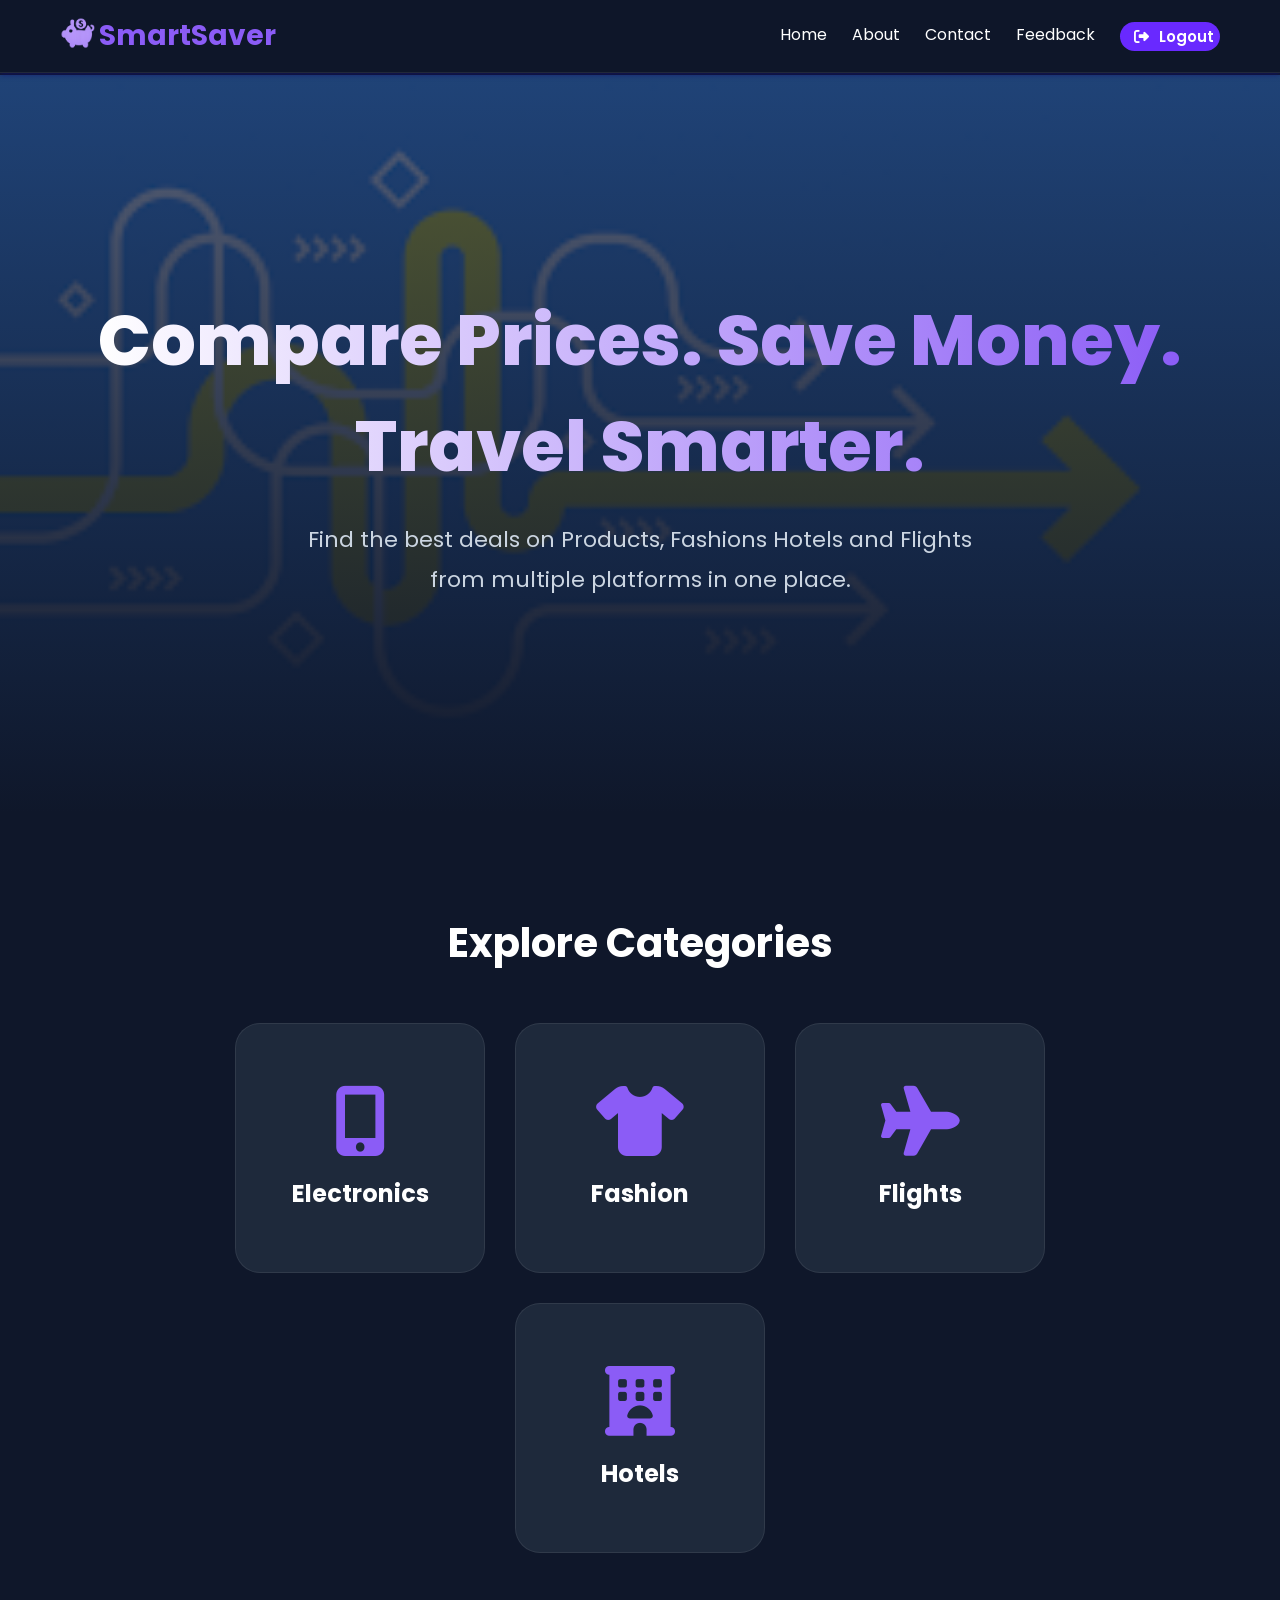
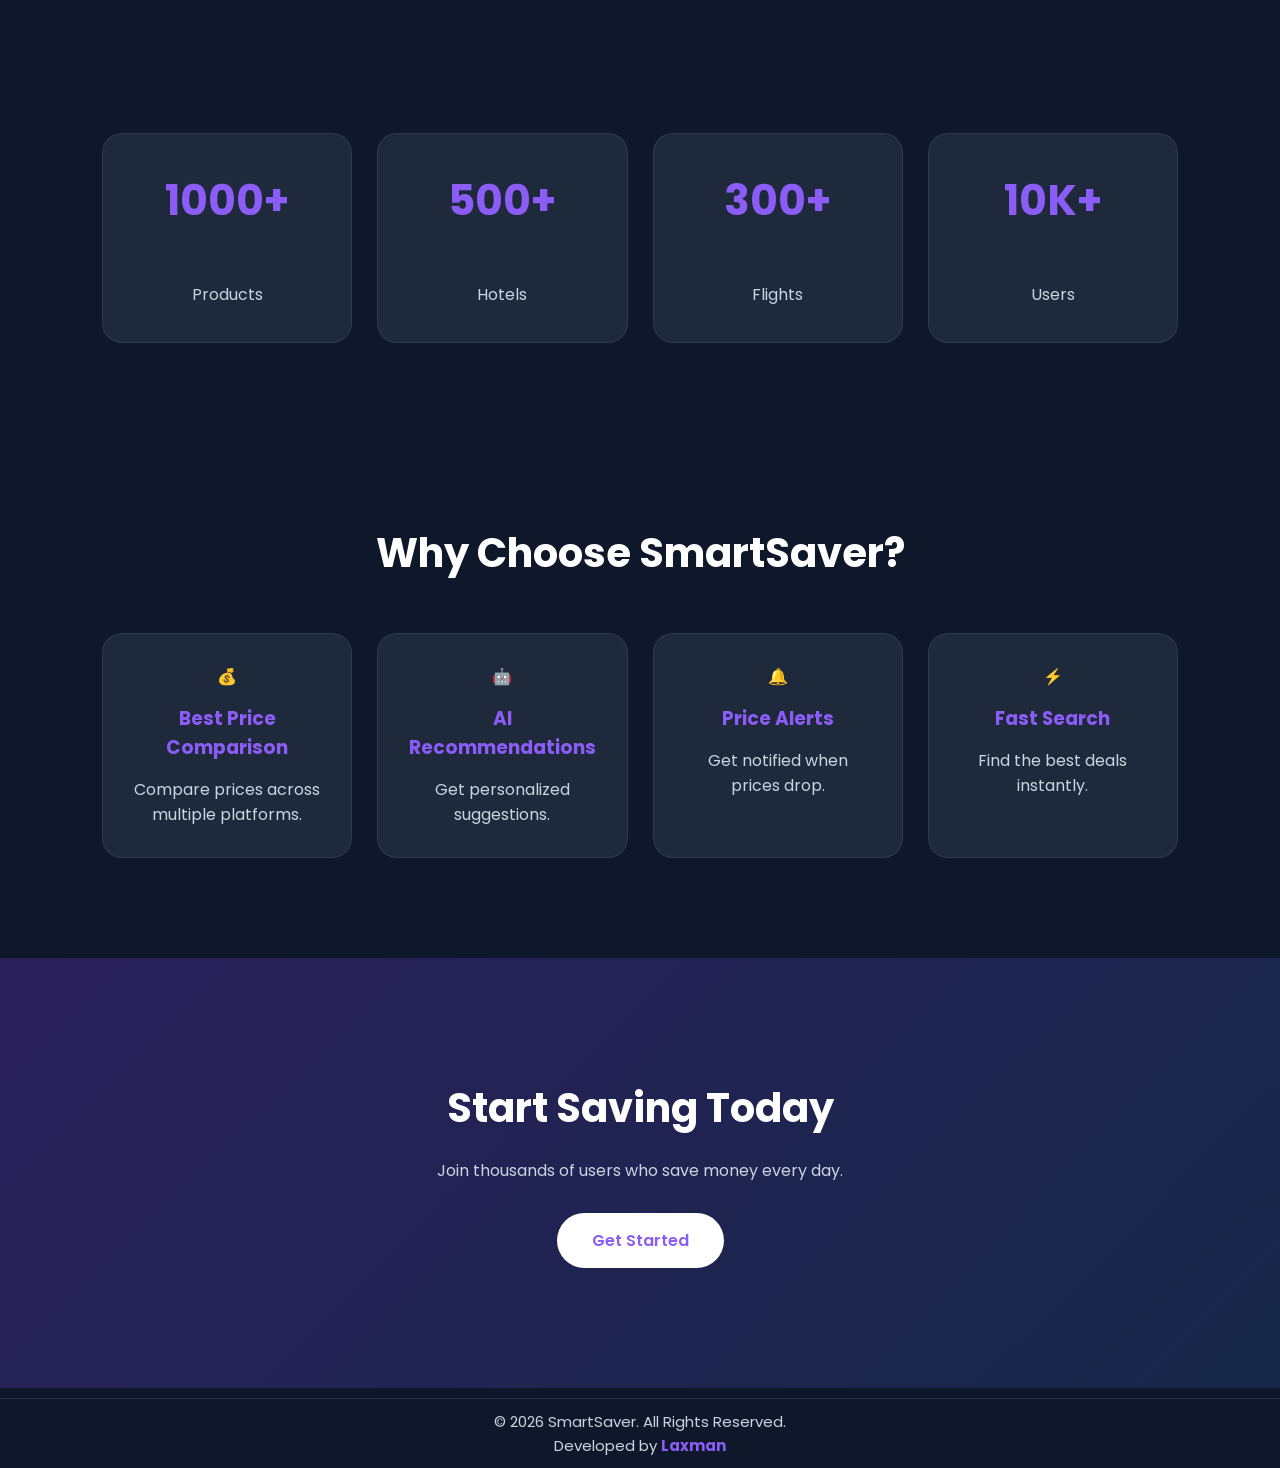
<file: Frontend/index.html>
<!DOCTYPE html>
<html lang="en">

<head>

<meta charset="UTF-8">
<meta name="viewport" content="width=device-width, initial-scale=1.0">

<title>SmartSaver</title>
<link rel="icon" type="image/png" href="images/logo.png">

<link rel="stylesheet" href="assets/css/navbar.css">
<link rel="stylesheet" href="assets/css/home.css">
<link rel="stylesheet" href="assets/css/footer.css">
<link rel="stylesheet" href="assets/css/responsive.css">

<link href="https://cdnjs.cloudflare.com/ajax/libs/font-awesome/6.5.1/css/all.min.css" rel="stylesheet">

</head>

<body>

<!-- Navbar -->

<nav class="navbar">

    <div class="logo">
        <img src="images/logo.png" alt="SmartSaver Logo">
        SmartSaver
    </div>

    <div class="menu-toggle" onclick="toggleMenu()">
    ☰
</div>  

    <ul class="nav-links" id="navLinks">
        <li><a href="index.html">Home</a></li>
        <li><a href="pages/about.html">About</a></li>
        <li><a href="pages/contact.html">Contact</a></li>
        <li><a href="pages/feedback.html">Feedback</a></li>
        <li>
    <a href="pages/login.html" class="logout-btn">
        <i class="fa-solid fa-right-from-bracket"></i>
        Logout
    </a>
</li>
    </ul>

</nav>

<!-- Hero Section -->

<section class="hero">

    <div class="overlay">
        
        <h1>Compare Prices. Save Money. Travel Smarter.</h1>

        <p>
            Find the best deals on Products, Fashions Hotels and Flights <br>
            from multiple platforms in one place.
        </p>

    </div>

</section>

<!-- Categories -->

<section class="categories">

    <h2>Explore Categories</h2>

    <div class="category-container">

        <a href="pages/electronics.html" class="category-card">
            <i class="fa-solid fa-mobile-screen-button"></i>
            <h3>Electronics</h3>
        </a>

        <a href="pages/fashions.html" class="category-card">
            <i class="fa-solid fa-shirt"></i>
            <h3>Fashion</h3>
        </a>

        <a href="pages/flights.html" class="category-card">
            <i class="fa-solid fa-plane"></i>
            <h3>Flights</h3>
        </a>

        <a href="pages/hotels.html" class="category-card">
            <i class="fa-solid fa-hotel"></i>
            <h3>Hotels</h3>
        </a>

    </div>

</section>


<!-- Stats -->

<section class="stats">

    <div class="stat-card">
        <h2>1000+</h2>
        <p>Products</p>
    </div>

    <div class="stat-card">
        <h2>500+</h2>
        <p>Hotels</p>
    </div>

    <div class="stat-card">
        <h2>300+</h2>
        <p>Flights</p>
    </div>

    <div class="stat-card">
        <h2>10K+</h2>
        <p>Users</p>
    </div>

</section>


<!-- Features -->

<section class="features">

    <h2>Why Choose SmartSaver?</h2>

    <div class="feature-container">

        <div class="feature-card">
            💰
            <h3>Best Price Comparison</h3>
            <p>Compare prices across multiple platforms.</p>
        </div>

        <div class="feature-card">
            🤖
            <h3>AI Recommendations</h3>
            <p>Get personalized suggestions.</p>
        </div>

        <div class="feature-card">
            🔔
            <h3>Price Alerts</h3>
            <p>Get notified when prices drop.</p>
        </div>

        <div class="feature-card">
            ⚡
            <h3>Fast Search</h3>
            <p>Find the best deals instantly.</p>
        </div>

    </div>

</section>

<!-- CTA -->

<section class="cta">

    <h2>Start Saving Today</h2>

    <p>
        Join thousands of users who save money every day.
    </p>

    <a>
        Get Started
    </a>

</section>

<!-- Footer -->

<footer class="footer">

    <p>© 2026 SmartSaver. All Rights Reserved.</p>
    <p>Developed by <strong>Laxman</strong></p>
</footer>

<script src="assets/js/common.js"></script>

</body>
</html>
</file>
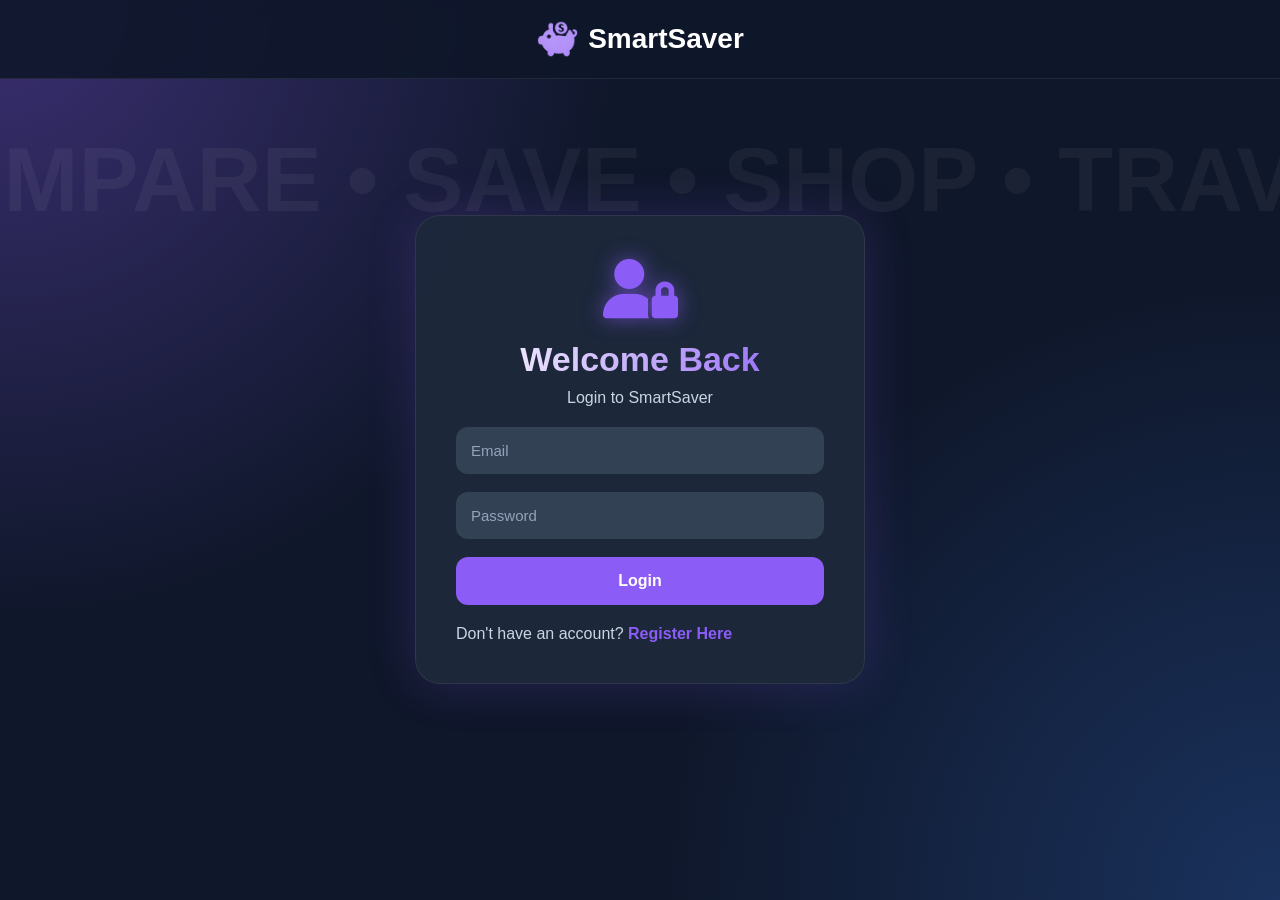
<file: Frontend/pages/index.html>
<!DOCTYPE html>
<html lang="en">

<head>
<meta charset="UTF-8">
<meta name="viewport" content="width=device-width, initial-scale=1.0">

<title>Login - SmartSaver</title>
<link rel="icon" type="image/png" href="../images/logo.png">

<link rel="stylesheet" href="../assets/css/login.css">
<link rel="stylesheet" href="../assets/css/responsive.css">

<link href="https://cdnjs.cloudflare.com/ajax/libs/font-awesome/6.5.1/css/all.min.css" rel="stylesheet">
</head>

<body class="login-page">

<nav class="navbar">

<div class="logo">
        <img src="../images/logo.png" alt="SmartSaver Logo">
        SmartSaver
    </div>



</nav>

<div class="smart-bg">
    COMPARE • SAVE • SHOP • TRAVEL • COMPARE • SAVE • SHOP • TRAVEL • COMPARE • SAVE • SHOP • TRAVEL • COMPARE • SAVE • SHOP • TRAVEL • COMPARE • SAVE • SHOP • TRAVEL • COMPARE • SAVE • SHOP • TRAVEL • COMPARE • SAVE • SHOP • TRAVEL
</div>


<div class="login-container">
<div style="text-align:center; font-size:60px; margin-bottom:15px;">
    <i class="fa-solid fa-user-lock"></i>
</div>

<h1>Welcome Back</h1>

<p style="text-align:center; margin-bottom:20px;">
    Login to SmartSaver
</p>

<form onsubmit="loginUser(event)">

    <input type="email"
           id="email"
           placeholder="Email"
           required>

    <input type="password"
           id="password"
           placeholder="Password"
           required>

    <p id="loginMessage"></p>


    <button type="submit">
        Login
    </button>

<p style="margin-top:20px;">
    Don't have an account?

    <a href="register.html">
        Register Here
    </a>
</p>

</form>


</div>

<script src="../assets/js/common.js"></script>
<script src="../assets/js/auth.js"></script>
<script src="../assets/js/api.js"></script>

</body>
</html>
</file>
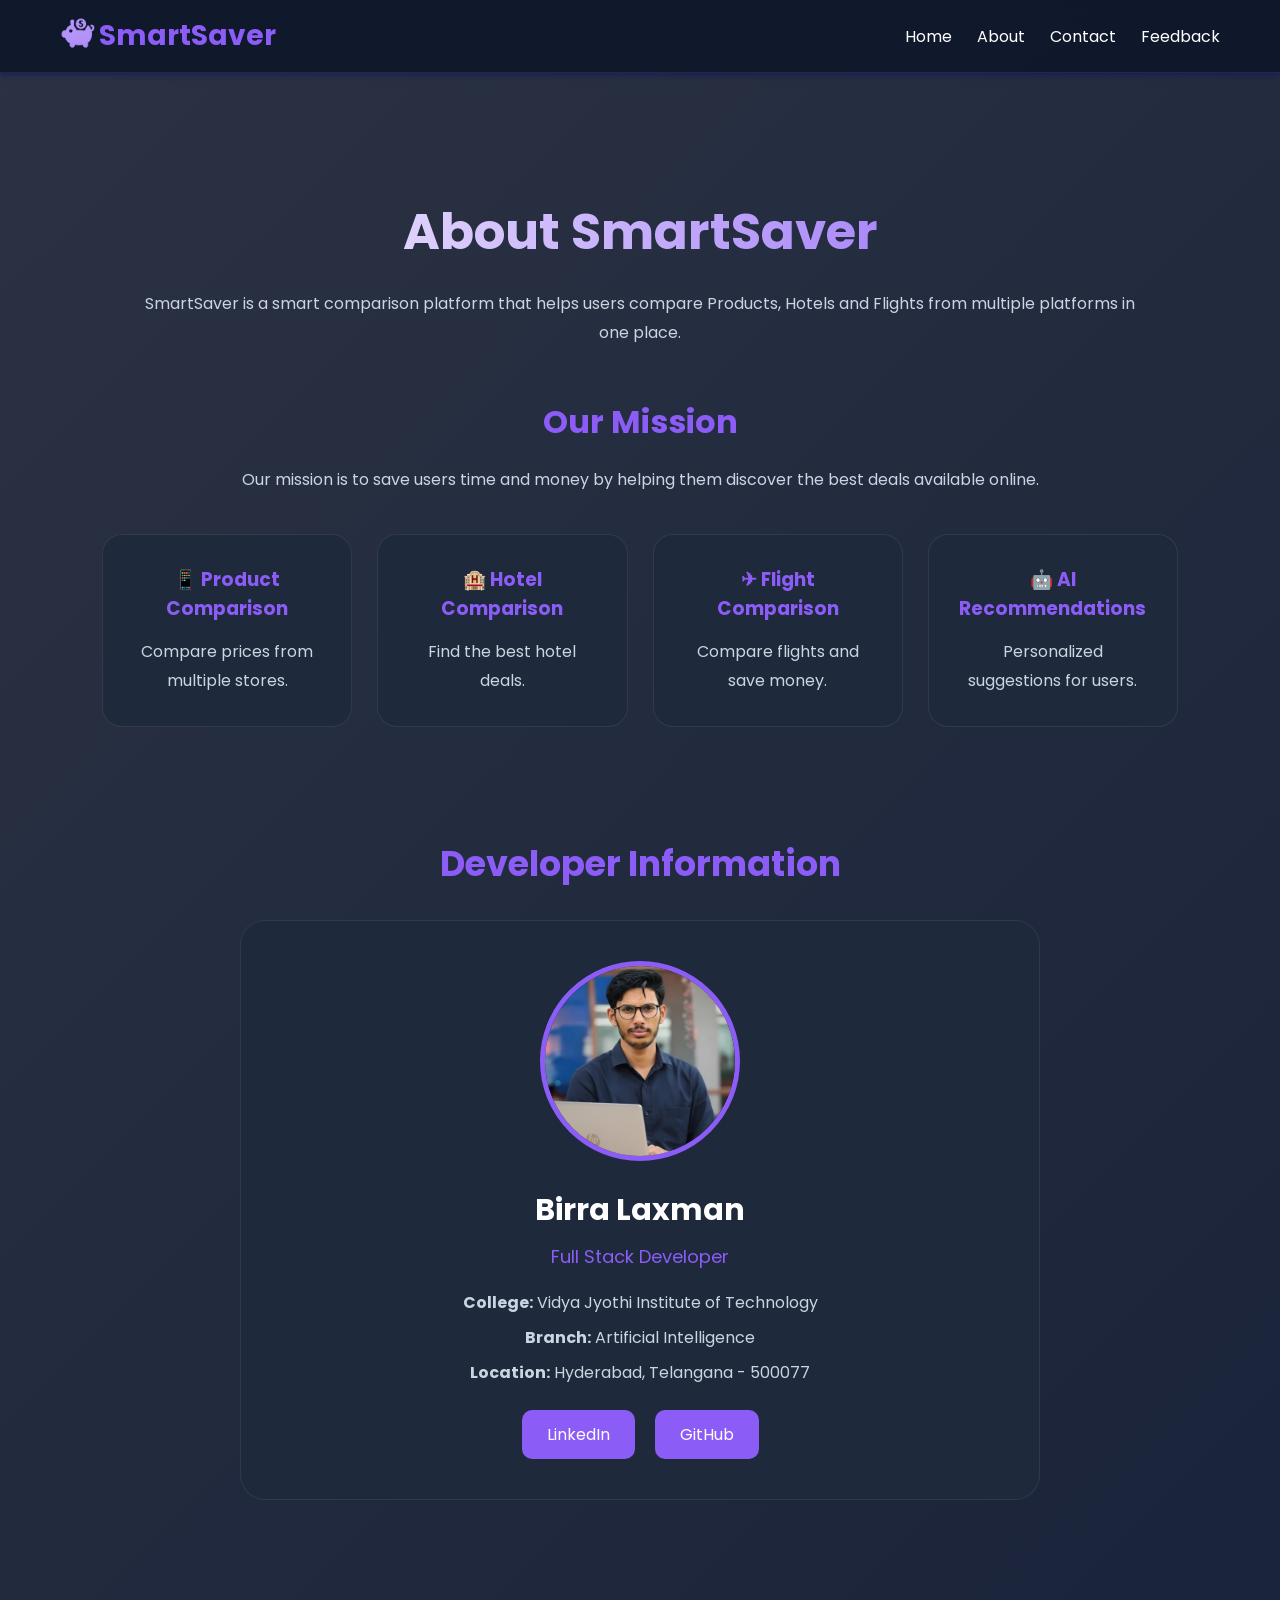
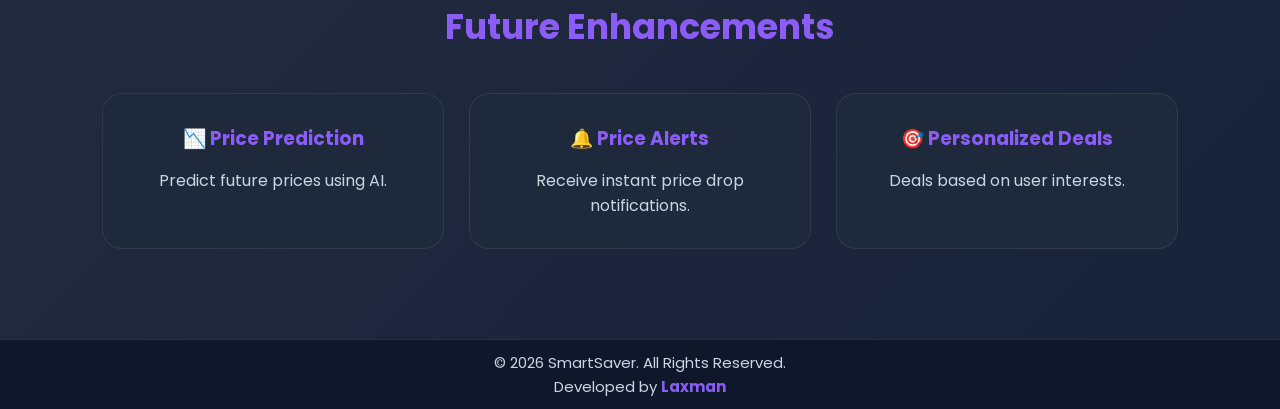
<file: Frontend/pages/about.html>
<!DOCTYPE html>
<html lang="en">

<head>
    <meta charset="UTF-8">
    <meta name="viewport" content="width=device-width, initial-scale=1.0">
    <title>About - SmartSaver</title>
    <link rel="icon" type="image/png" href="../images/logo.png">

<link rel="stylesheet" href="../assets/css/navbar.css">
<link rel="stylesheet" href="../assets/css/about.css">
<link rel="stylesheet" href="../assets/css/footer.css">
<link rel="stylesheet" href="../assets/css/responsive.css">

    <link href="https://cdnjs.cloudflare.com/ajax/libs/font-awesome/6.5.1/css/all.min.css" rel="stylesheet">
</head>

<body>

<nav class="navbar">

    <div class="logo">
        <img src="../images/logo.png" alt="SmartSaver Logo">
        SmartSaver
    </div>

    <div class="menu-toggle" onclick="toggleMenu()">
    ☰
</div>

    <ul class="nav-links" id="navLinks">
        <li><a href="../index.html">Home</a></li>
        <li><a href="about.html">About</a></li>
        <li><a href="contact.html">Contact</a></li>
        <li><a href="feedback.html">Feedback</a></li>
    </ul>

   

</nav>

<section class="about-section">

    <h1>About SmartSaver</h1>

    <p>
        SmartSaver is a smart comparison platform that helps users compare
        Products, Hotels and Flights from multiple platforms in one place.
    </p>

    <h2>Our Mission</h2>

    <p>
        Our mission is to save users time and money by helping them discover
        the best deals available online.
    </p>

    <div class="feature-container">

        <div class="feature-card">
            <h3>📱 Product Comparison</h3>
            <p>Compare prices from multiple stores.</p>
        </div>

        <div class="feature-card">
            <h3>🏨 Hotel Comparison</h3>
            <p>Find the best hotel deals.</p>
        </div>

        <div class="feature-card">
            <h3>✈ Flight Comparison</h3>
            <p>Compare flights and save money.</p>
        </div>

        <div class="feature-card">
            <h3>🤖 AI Recommendations</h3>
            <p>Personalized suggestions for users.</p>
        </div>

    </div>

</section>

<section class="developer-section">

    <h2>Developer Information</h2>

    <div class="developer-card">

        <div class="developer-avatar">
    <img src="../images/laxman.png" alt="Birra Laxman">
</div>

        <h3>Birra Laxman</h3>

        <p class="role">Full Stack Developer</p>

        <div class="developer-details">
            <p><strong>College:</strong> Vidya Jyothi Institute of Technology</p>
            <p><strong>Branch:</strong> Artificial Intelligence</p>
            <p><strong>Location:</strong> Hyderabad, Telangana - 500077</p>
        </div>

        <div class="developer-links">

            <a href="https://www.linkedin.com/in/birra-laxman-462647254/"
               target="_blank">
               LinkedIn
            </a>

            <a href="https://github.com/birralaxman36"
               target="_blank">
               GitHub
            </a>

        </div>

    </div>

</section>


<section class="page-content">

    <h2>Future Enhancements</h2>

    <div class="feature-container">

        <div class="feature-card">
            <h3>📉 Price Prediction</h3>
            <p>Predict future prices using AI.</p>
        </div>

        <div class="feature-card">
            <h3>🔔 Price Alerts</h3>
            <p>Receive instant price drop notifications.</p>
        </div>

        <div class="feature-card">
            <h3>🎯 Personalized Deals</h3>
            <p>Deals based on user interests.</p>
        </div>

    </div>

</section>

<footer class="footer">

    <p>© 2026 SmartSaver. All Rights Reserved.</p>
    <p>Developed by <strong>Laxman</strong></p>
</footer>

<script src="../assets/js/common.js"></script>

</body>
</html>
</file>
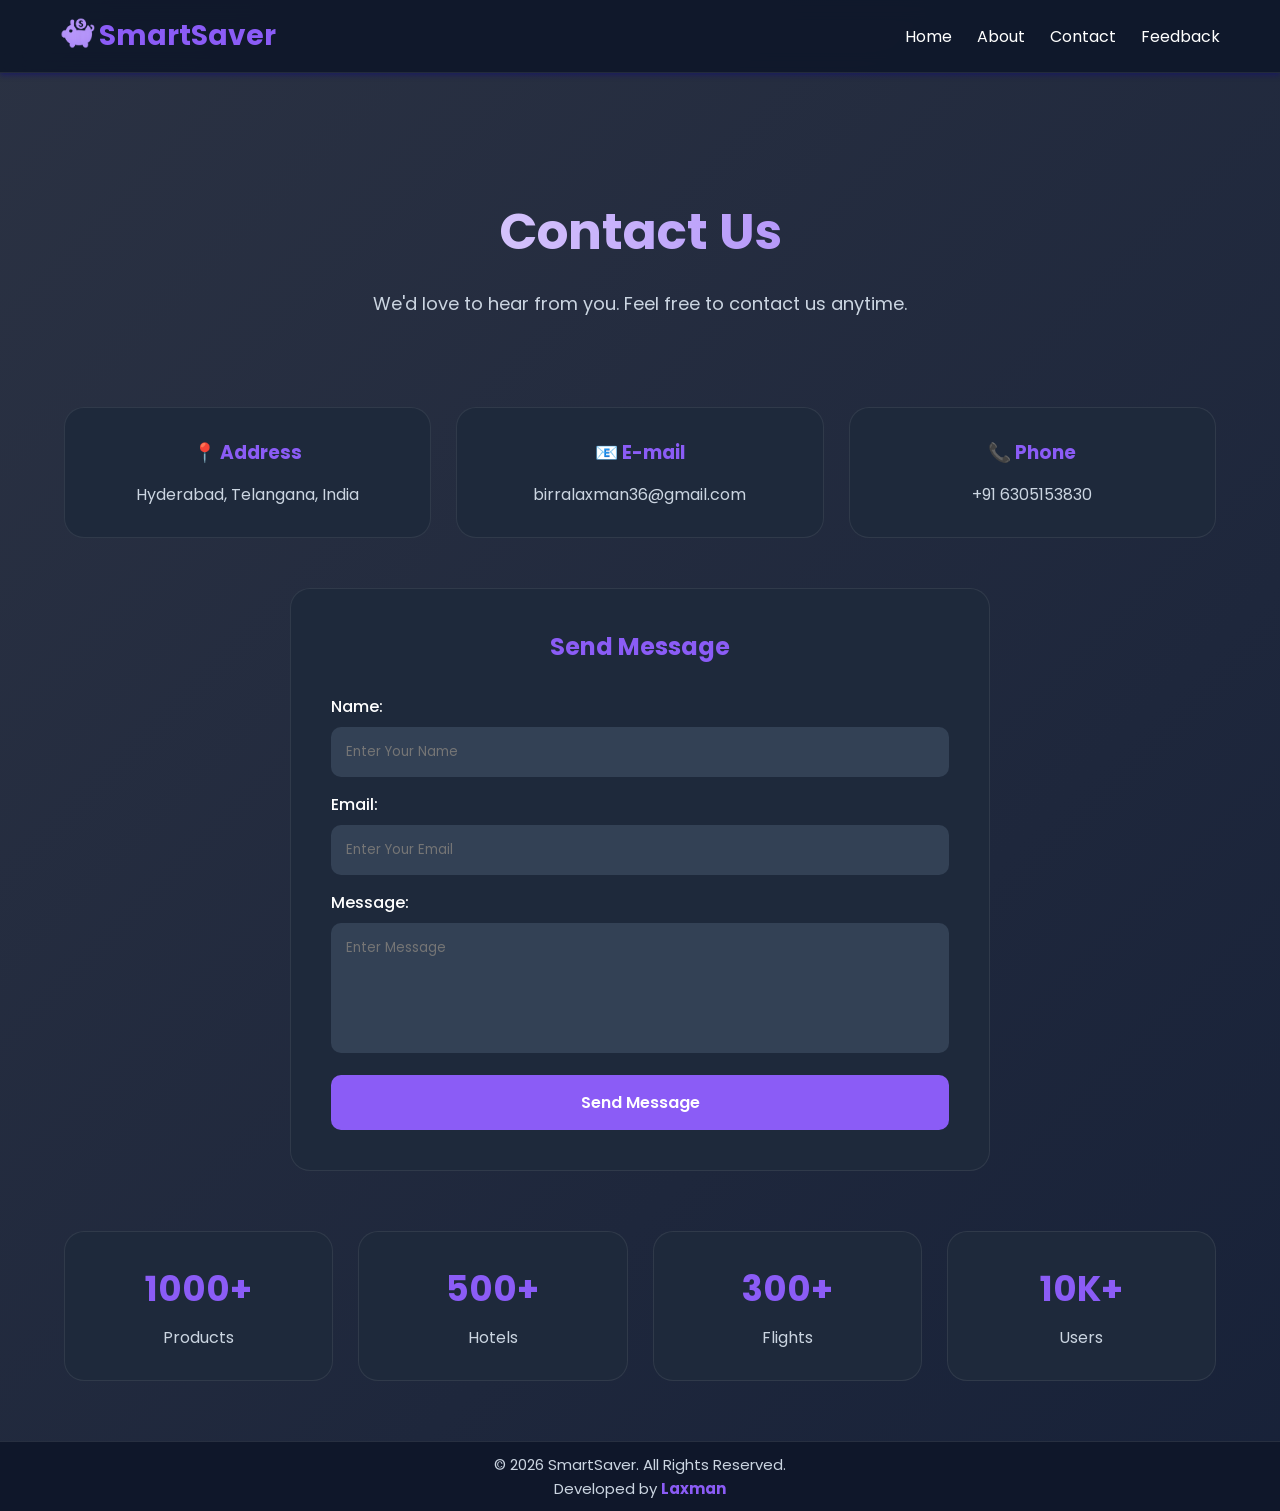
<file: Frontend/pages/contact.html>
<!DOCTYPE html>
<html lang="en">

<head>
    <meta charset="UTF-8">
    <meta name="viewport" content="width=device-width, initial-scale=1.0">
    <title>Contact - SmartSaver</title>

<link rel="stylesheet" href="../assets/css/navbar.css">
<link rel="stylesheet" href="../assets/css/contact.css">
<link rel="stylesheet" href="../assets/css/footer.css">
<link rel="stylesheet" href="../assets/css/responsive.css">

    <link href="https://cdnjs.cloudflare.com/ajax/libs/font-awesome/6.5.1/css/all.min.css" rel="stylesheet">
</head>

<body>

<nav class="navbar">

    <div class="logo">
        <img src="../images/logo.png" alt="SmartSaver Logo">
        SmartSaver
    </div>

    <div class="menu-toggle" onclick="toggleMenu()">
    ☰
</div>

    <ul class="nav-links" id="navLinks">
        <li><a href="../index.html">Home</a></li>
        <li><a href="about.html">About</a></li>
        <li><a href="contact.html">Contact</a></li>
        <li><a href="feedback.html">Feedback</a></li>
    </ul>



</nav>

<section class="page-content">

    <h1>Contact Us</h1>

    <p>
        We'd love to hear from you. Feel free to contact us anytime.
    </p>

</section>

<section class="feature-container">

    <div class="feature-card">
        <h3>📍 Address</h3>
        <p>Hyderabad, Telangana, India</p>
    </div>

    <div class="feature-card">
        <h3>📧 E-mail</h3>
        <p>birralaxman36@gmail.com</p>
    </div>

    <div class="feature-card">
        <h3>📞 Phone</h3>
        <p>+91 6305153830</p>
    </div>

</section>

<section class="login-container">

    <h1>Send Message</h1>

    <form onsubmit="submitContact(event)">
        <label>Name:</label>
        <input
            type="text"
            placeholder="Enter Your Name"
            required
        >
        <label>Email:</label>
        <input
            type="email"
            placeholder="Enter Your Email"
            required
        >
        <label>Message:</label>
        <textarea
            rows="5"
            placeholder="Enter Message"
            style="
            width:100%;
            padding:15px;
            border:none;
            border-radius:10px;
            background:#334155;
            color:white;
            margin-bottom:15px;"
        ></textarea>

        <button type="submit">
            Send Message
        </button>

    </form>

</section>

<section class="stats">

    <div class="stat-card">
        <h2>1000+</h2>
        <p>Products</p>
    </div>

    <div class="stat-card">
        <h2>500+</h2>
        <p>Hotels</p>
    </div>

    <div class="stat-card">
        <h2>300+</h2>
        <p>Flights</p>
    </div>

    <div class="stat-card">
        <h2>10K+</h2>
        <p>Users</p>
    </div>

</section>




<footer class="footer">

    <p>© 2026 SmartSaver. All Rights Reserved.</p>
    <p>Developed by <strong>Laxman</strong></p>
</footer>


<script src="../assets/js/common.js"></script>
<script src="../assets/js/api.js"></script>

</body>
</html>
</file>
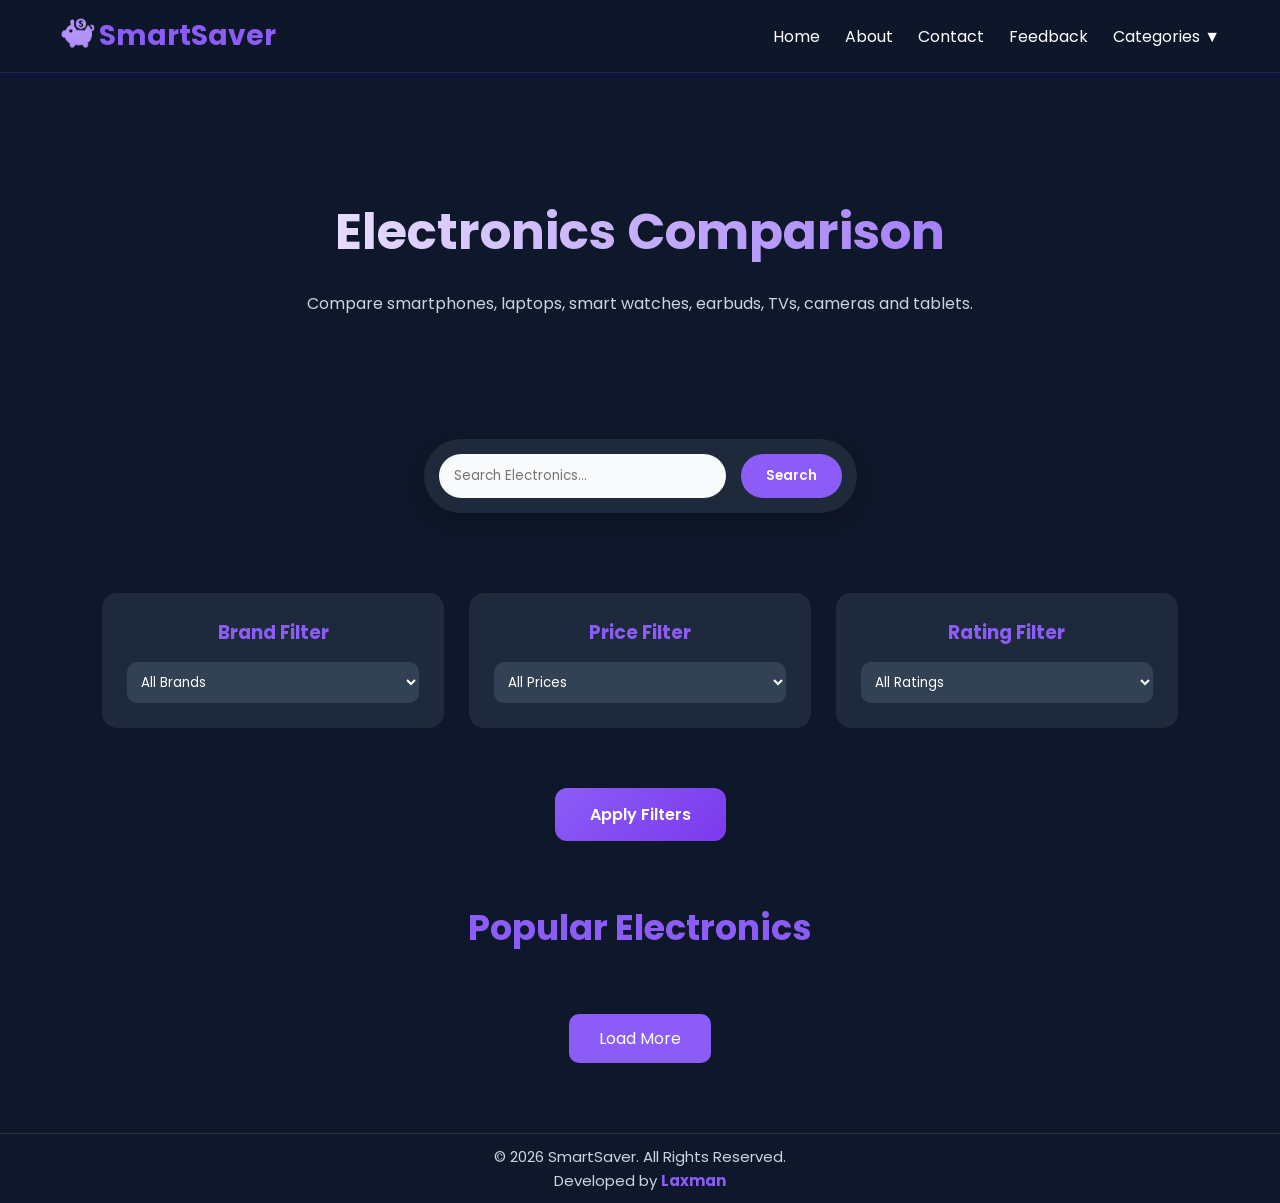
<file: Frontend/pages/electronics.html>
<!DOCTYPE html>
<html lang="en">
    
<head>
<meta charset="UTF-8">
<meta name="viewport" content="width=device-width, initial-scale=1.0">

<title>Electronics - SmartSaver</title>
<link rel="icon" type="image/png" href="../images/logo.png">

<link rel="stylesheet" href="../assets/css/navbar.css">
<link rel="stylesheet" href="../assets/css/electronics.css">
<link rel="stylesheet" href="../assets/css/footer.css">
<link rel="stylesheet" href="../assets/css/responsive.css">

<link href="https://cdnjs.cloudflare.com/ajax/libs/font-awesome/6.5.1/css/all.min.css" rel="stylesheet">

</head>

<body>

<nav class="navbar">

    <div class="logo">
        <img src="../images/logo.png" alt="SmartSaver Logo">
        SmartSaver
    </div>

    <div class="menu-toggle" onclick="toggleMenu()">
    ☰
</div>

    <ul class="nav-links" id="navLinks">
    <li><a href="../index.html">Home</a></li>
    
    <li><a href="about.html">About</a></li>
    <li><a href="contact.html">Contact</a></li>
    <li><a href="feedback.html">Feedback</a></li>
    <li class="dropdown">
        <a href="#">Categories ▼</a>

        <ul class="dropdown-menu">
           
            <li><a href="fashions.html">Fashions</a></li>
            <li><a href="hotels.html">Hotels</a></li>
            <li><a href="flights.html">Flights</a></li>
        </ul>
    </li>

    
</ul>


</nav>

<section class="page-content">

    <h1>Electronics Comparison</h1>

    <p>
        Compare smartphones, laptops, smart watches,
        earbuds, TVs, cameras and tablets.
    </p>

</section>

<section class="page-search">

    <div class="search-box">

        <input
            type="text"
            id="searchInput"
            placeholder="Search Electronics..."
        >

        <button onclick="searchProduct()">
            Search
        </button>

    </div>

</section>


<section class="feature-container">

    <div class="feature-card">
        <h3>Brand Filter</h3>

        <select id="brandFilter" style="width:100%;padding:10px;">
            <option>All Brands</option>
            <option>Apple</option>
            <option>Samsung</option>
            <option>Dell</option>
            <option>HP</option>
            <option>Lenovo</option>
        </select>
    </div>

    <div class="feature-card">
        <h3>Price Filter</h3>

        <select id="priceFilter" style="width:100%;padding:10px;">
            <option>All Prices</option>
            <option>Below ₹20,000</option>
            <option>₹20,000 - ₹50,000</option>
            <option>Above ₹50,000</option>
        </select>
    </div>

    <div class="feature-card">
        <h3>Rating Filter</h3>

        <select id="ratingFilter" style="width:100%;padding:10px;">
            <option>All Ratings</option>
            <option>4+</option>
            <option>4.5+</option>
        </select>
    </div>

</section>

<div style="text-align:center; margin-top:20px;">
    <button class="apply-filter-btn"
        onclick="applyFilters()">
    Apply Filters
</button>
</div>


<section class="products">

<h2>Popular Electronics</h2>

<div class="card-container" id="products-container">

</div>

<div style="text-align:center; margin-top:30px;">
    <button id="loadMoreBtn">Load More</button>
</div>
</section>


<footer class="footer">

    <p>© 2026 SmartSaver. All Rights Reserved.</p>
    <p>Developed by <strong>Laxman</strong></p>
</footer>

<script src="../assets/js/common.js"></script>
<script src="../assets/js/search.js"></script>
<script src="../assets/js/api.js"></script>

</body>
</html>
</file>
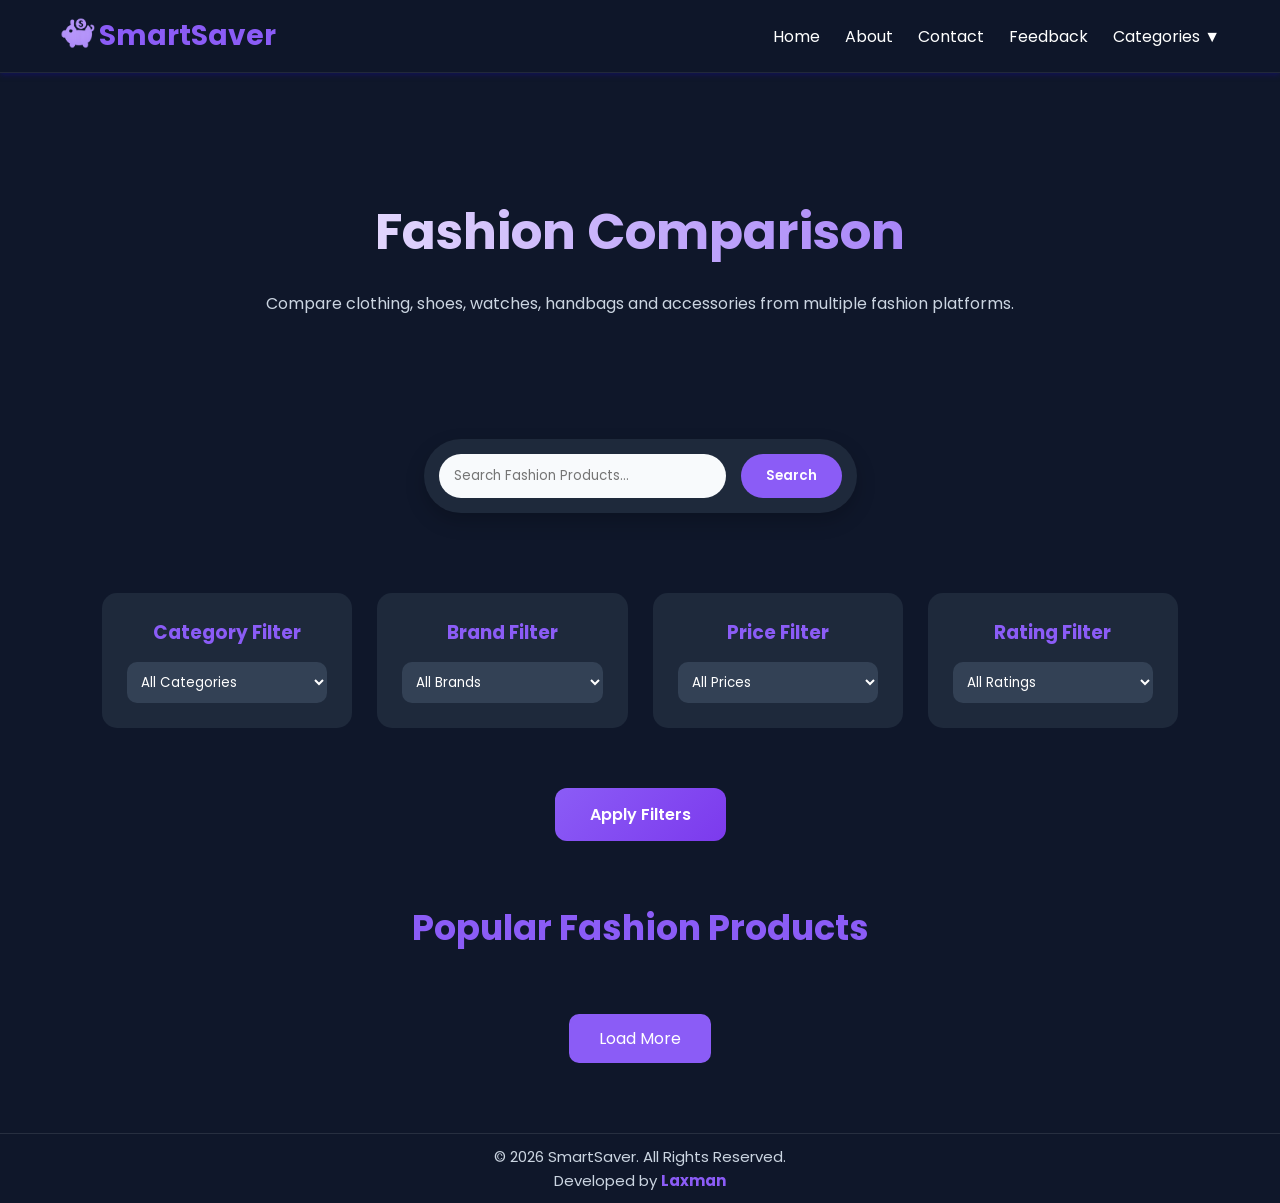
<file: Frontend/pages/fashions.html>
<!DOCTYPE html>
<html lang="en">

<head>
<meta charset="UTF-8">
<meta name="viewport" content="width=device-width, initial-scale=1.0">

<title>Fashion Comparison - SmartSaver</title>
<link rel="icon" type="image/png" href="../images/logo.png">

<link rel="stylesheet" href="../assets/css/navbar.css">
<link rel="stylesheet" href="../assets/css/fashion.css">
<link rel="stylesheet" href="../assets/css/footer.css">
<link rel="stylesheet" href="../assets/css/responsive.css">

<link href="https://cdnjs.cloudflare.com/ajax/libs/font-awesome/6.5.1/css/all.min.css" rel="stylesheet">

</head>

<body>

<nav class="navbar">

    <div class="logo">
        <img src="../images/logo.png" alt="SmartSaver Logo">
        SmartSaver
    </div>

<div class="menu-toggle" onclick="toggleMenu()">
    ☰
</div>

<ul class="nav-links" id="navLinks">
<li><a href="../index.html">Home</a></li>

<li><a href="about.html">About</a></li>
<li><a href="contact.html">Contact</a></li>
<li><a href="feedback.html">Feedback</a></li>
<li class="dropdown">
        <a href="#">Categories ▼</a>

        <ul class="dropdown-menu">
            <li><a href="electronics.html">Electronics</a></li>
            
            <li><a href="hotels.html">Hotels</a></li>
            <li><a href="flights.html">Flights</a></li>
        </ul>
    </li>
</ul>



</nav>

<section class="page-content">

<h1>Fashion Comparison</h1>

<p>
Compare clothing, shoes, watches, handbags and accessories
from multiple fashion platforms.
</p>

</section>

<section class="page-search">

<div class="search-box">

<input
type="text"
id="searchInput"
placeholder="Search Fashion Products..."
>

<button onclick="searchProduct()">
Search
</button>

</div>

</section>

<section class="feature-container">

    <div class="feature-card">

        <h3>Category Filter</h3>

        <select id="categoryFilter" style="width:100%;padding:10px;">
            <option>All Categories</option>
            <option>Men's Wear</option>
            <option>Women's Wear</option>
            <option>Shoes</option>
            <option>Watches</option>
            <option>Handbags</option>
        </select>

    </div>

    <div class="feature-card">

        <h3>Brand Filter</h3>

        <select id="brandFilter" style="width:100%;padding:10px;">
            <option>All Brands</option>
            <option>Nike</option>
            <option>Adidas</option>
            <option>Puma</option>
            <option>Levis</option>
            <option>H&M</option>
        </select>

    </div>

    <div class="feature-card">

        <h3>Price Filter</h3>

        <select id="priceFilter" style="width:100%;padding:10px;">
            <option>All Prices</option>
            <option>Below ₹1000</option>
            <option>₹1000 - ₹3000</option>
            <option>Above ₹3000</option>
        </select>

    </div>

    <div class="feature-card">

        <h3>Rating Filter</h3>

        <select id="ratingFilter" style="width:100%;padding:10px;">
            <option>All Ratings</option>
            <option>4+</option>
            <option>4.5+</option>
        </select>

    </div>

</section>

<div style="text-align:center; margin-top:20px;">
    <button class="apply-filter-btn"
            onclick="applyFashionFilters()">
        Apply Filters
    </button>
</div>

<section class="products">

<h2>Popular Fashion Products</h2>

<div id="fashion-container" class="card-container"></div>


</div>
<div style="text-align:center; margin-top:30px;">
    <button id="loadMoreBtn">Load More</button>
</div>
</section>

<footer class="footer">

    <p>© 2026 SmartSaver. All Rights Reserved.</p>
    <p>Developed by <strong>Laxman</strong></p>
</footer>

<script src="../assets/js/common.js"></script>
<script src="../assets/js/search.js"></script>
<script src="../assets/js/api.js"></script>

</body>
</html>
</file>
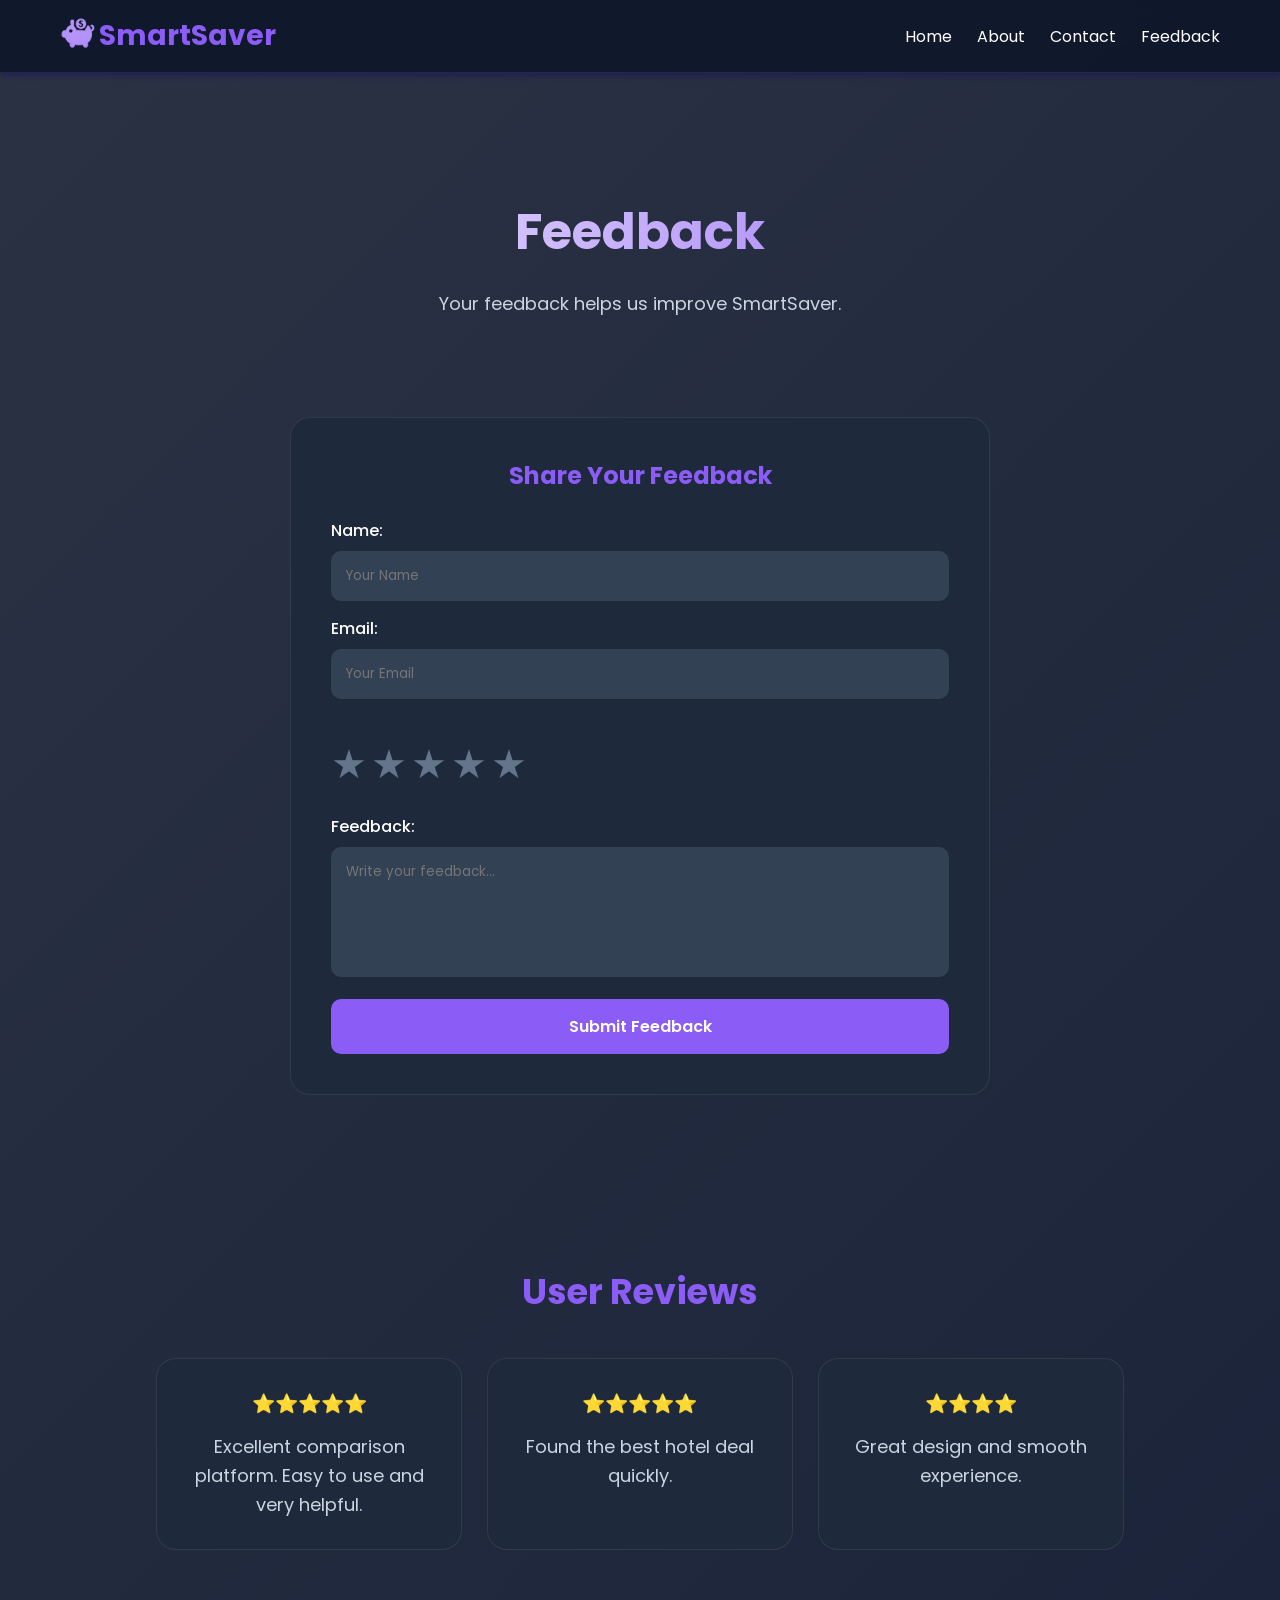
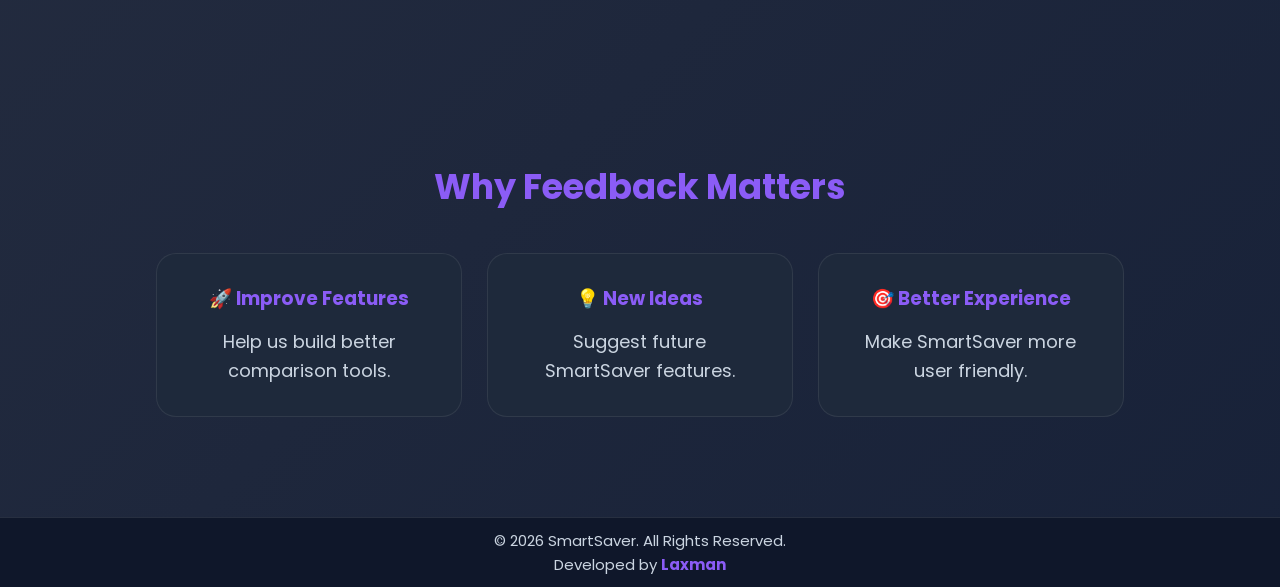
<file: Frontend/pages/feedback.html>
<!DOCTYPE html>
<html lang="en">

<head>
    <meta charset="UTF-8">
    <meta name="viewport" content="width=device-width, initial-scale=1.0">
    <title>Feedback - SmartSaver</title>
    <link rel="icon" type="image/png" href="../images/logo.png">


<link rel="stylesheet" href="../assets/css/navbar.css">
<link rel="stylesheet" href="../assets/css/feedback.css">
<link rel="stylesheet" href="../assets/css/footer.css">
<link rel="stylesheet" href="../assets/css/responsive.css">

    <link href="https://cdnjs.cloudflare.com/ajax/libs/font-awesome/6.5.1/css/all.min.css" rel="stylesheet">
</head>

<body>

<nav class="navbar">

    <div class="logo">
        <img src="../images/logo.png" alt="SmartSaver Logo">
        SmartSaver
    </div>

    <div class="menu-toggle" onclick="toggleMenu()">
    ☰
</div>

    <ul class="nav-links" id="navLinks">
        <li><a href="../index.html">Home</a></li>
        <li><a href="about.html">About</a></li>
        <li><a href="contact.html">Contact</a></li>
        <li><a href="feedback.html">Feedback</a></li>
    </ul>

   

</nav>

<section class="page-content">

    <h1>Feedback</h1>

    <p>
        Your feedback helps us improve SmartSaver.
    </p>

</section>

<section class="login-container">

    <h1>Share Your Feedback</h1>

    <form id="feedbackForm" onsubmit="submitFeedback(event)">
        <label>Name:</label>
        <input
            id="feedbackName"
            type="text"
            placeholder="Your Name"
            required
        >

        <label>Email:</label>
        <input
         id="feedbackEmail"
            type="email"
            placeholder="Your Email"
            required
        >

        <div class="rating-container">

    <span class="star" onclick="setRating(1)">★</span>
    <span class="star" onclick="setRating(2)">★</span>
    <span class="star" onclick="setRating(3)">★</span>
    <span class="star" onclick="setRating(4)">★</span>
    <span class="star" onclick="setRating(5)">★</span>

</div>

<input
type="hidden"
id="rating"
value="0">

        <label >Feedback:</label>
        <textarea
            id="feedbackMessage"
            rows="5"
            placeholder="Write your feedback..."
            style="
            width:100%;
            padding:15px;
            border:none;
            border-radius:10px;
            background:#334155;
            color:white;
            margin-bottom:15px;"
        ></textarea>

        <button type="submit">
            Submit Feedback
        </button>

    </form>

<p id="feedbackStatus"></p>

</section>

<section class="page-content">

    <h2>User Reviews</h2>

    <div class="feature-container">

        <div class="feature-card">
            <h3>⭐⭐⭐⭐⭐</h3>
            <p>
                Excellent comparison platform.
                Easy to use and very helpful.
            </p>
        </div>

        <div class="feature-card">
            <h3>⭐⭐⭐⭐⭐</h3>
            <p>
                Found the best hotel deal quickly.
            </p>
        </div>

        <div class="feature-card">
            <h3>⭐⭐⭐⭐</h3>
            <p>
                Great design and smooth experience.
            </p>
        </div>

    </div>

</section>

<section class="page-content">

    <h2>Why Feedback Matters</h2>

    <div class="feature-container">

        <div class="feature-card">
            <h3>🚀 Improve Features</h3>
            <p>Help us build better comparison tools.</p>
        </div>

        <div class="feature-card">
            <h3>💡 New Ideas</h3>
            <p>Suggest future SmartSaver features.</p>
        </div>

        <div class="feature-card">
            <h3>🎯 Better Experience</h3>
            <p>Make SmartSaver more user friendly.</p>
        </div>

    </div>

</section>

<footer class="footer">

    <p>© 2026 SmartSaver. All Rights Reserved.</p>
    <p>Developed by <strong>Laxman</strong></p>
</footer>

<script src="../assets/js/common.js"></script>
<script src="../assets/js/api.js"></script>

</body>
</html>
</file>
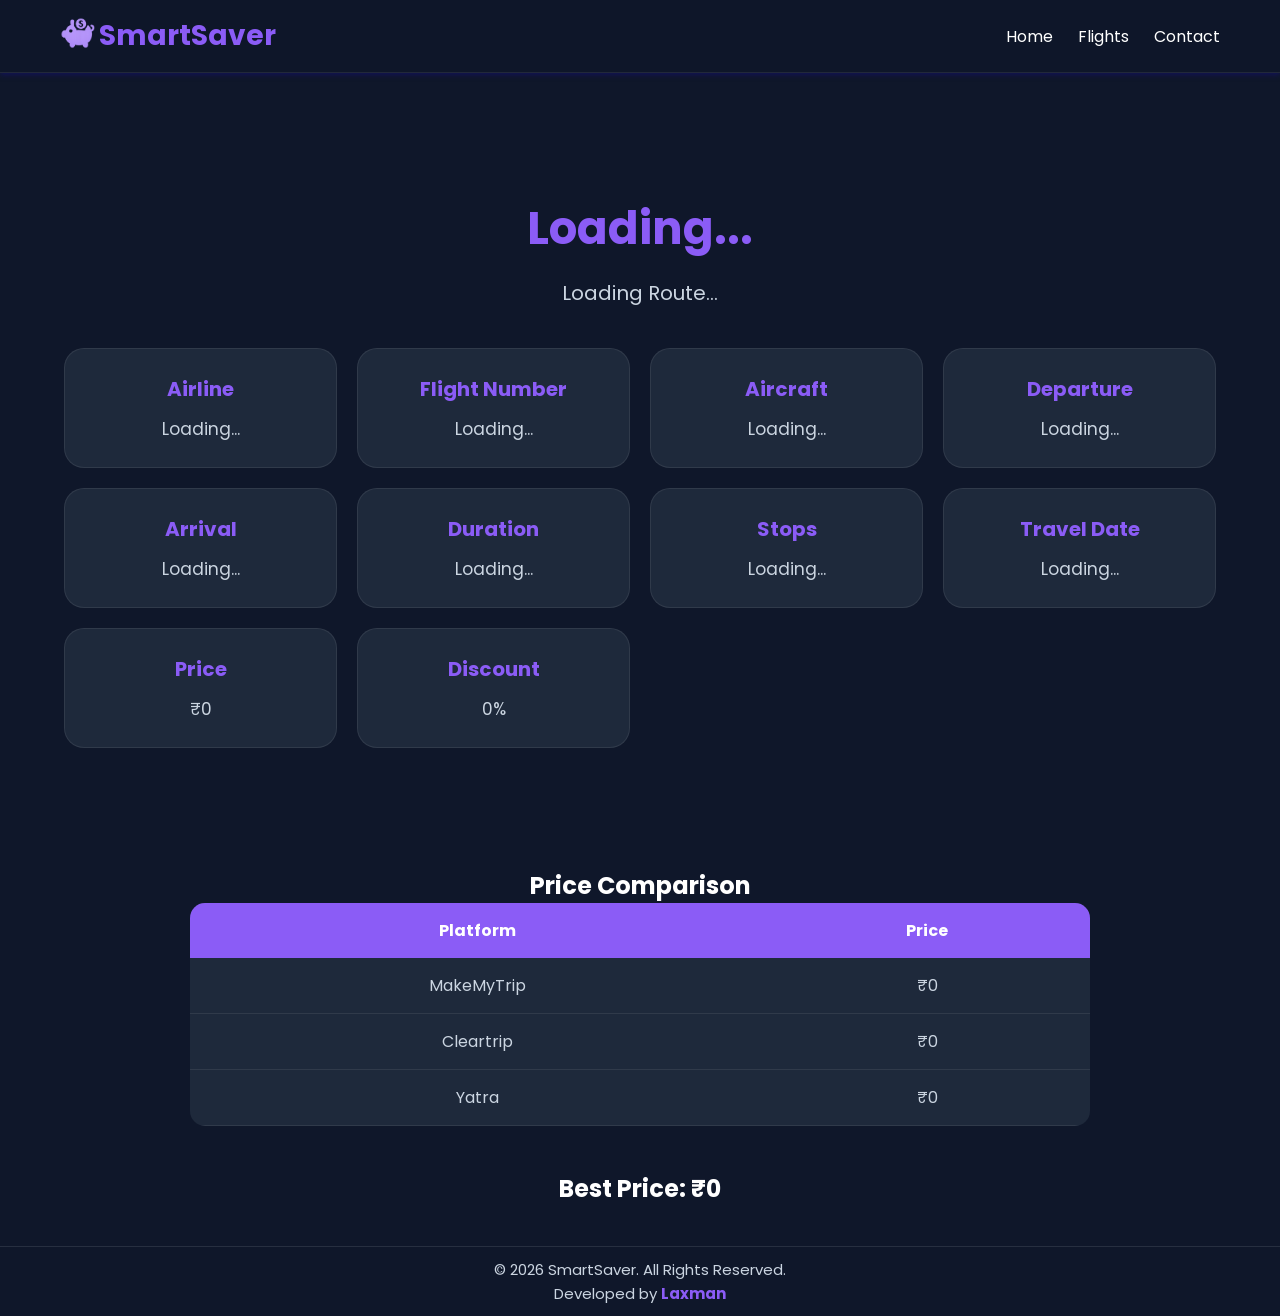
<file: Frontend/pages/flight-details.html>
<!DOCTYPE html>
<html lang="en">

<head>

<meta charset="UTF-8">
<meta name="viewport" content="width=device-width, initial-scale=1.0">

<title>Flight Details - SmartSaver</title>

<link rel="stylesheet" href="../assets/css/navbar.css">
<link rel="stylesheet" href="../assets/css/flight-details.css">
<link rel="stylesheet" href="../assets/css/footer.css">
<link rel="stylesheet" href="../assets/css/responsive.css">

<link rel="icon" href="../images/logo.png">

</head>

<body>

<nav class="navbar">

    <div class="logo">
        <img src="../images/logo.png" alt="Logo">
        SmartSaver
    </div>

    <ul class="nav-links">
        <li><a href="../index.html">Home</a></li>
        <li><a href="flights.html">Flights</a></li>
        <li><a href="contact.html">Contact</a></li>
    </ul>

</nav>

<section class="page-content">

    <h1 id="flightAirline">
        Loading...
    </h1>

    <p id="flightRoute">
        Loading Route...
    </p>

</section>

<section class="feature-container">

    <div class="feature-card show">
        <h3>Airline</h3>
        <p id="airlineName">Loading...</p>
    </div>

    <div class="feature-card show">
        <h3>Flight Number</h3>
        <p id="flightNumber">Loading...</p>
    </div>

    <div class="feature-card show">
        <h3>Aircraft</h3>
        <p id="aircraft">Loading...</p>
    </div>

    <div class="feature-card show">
        <h3>Departure</h3>
        <p id="departureTime">Loading...</p>
    </div>

    <div class="feature-card show">
        <h3>Arrival</h3>
        <p id="arrivalTime">Loading...</p>
    </div>

    <div class="feature-card show">
        <h3>Duration</h3>
        <p id="duration">Loading...</p>
    </div>

    <div class="feature-card show">
        <h3>Stops</h3>
        <p id="stops">Loading...</p>
    </div>

    <div class="feature-card show">
        <h3>Travel Date</h3>
        <p id="travelDate">Loading...</p>
    </div>

    <div class="feature-card show">
        <h3>Price</h3>
        <p id="flightPrice">₹0</p>
    </div>

    <div class="feature-card show">
        <h3>Discount</h3>
        <p id="discount">0%</p>
    </div>

</section>



<section class="page-content">

    <h2>Price Comparison</h2>

    <table>

        <tr>
            <th>Platform</th>
            <th>Price</th>
        </tr>

        <tr>
            <td>MakeMyTrip</td>
            <td id="mmtPrice">₹0</td>
        </tr>

        <tr>
            <td>Cleartrip</td>
            <td id="cleartripPrice">₹0</td>
        </tr>

        <tr>
            <td>Yatra</td>
            <td id="yatraPrice">₹0</td>
        </tr>

    </table>

    <br>

    <h3 id="bestPrice">
        Best Price: ₹0
    </h3>
</section>
<footer class="footer">

    <p>
        © 2026 SmartSaver.
        All Rights Reserved.
    </p>

    <p>
        Developed by <strong>Laxman</strong>
    </p>

</footer>

<script src="../assets/js/common.js"></script>
<script src="../assets/js/api.js"></script>

</body>
</html>
</file>
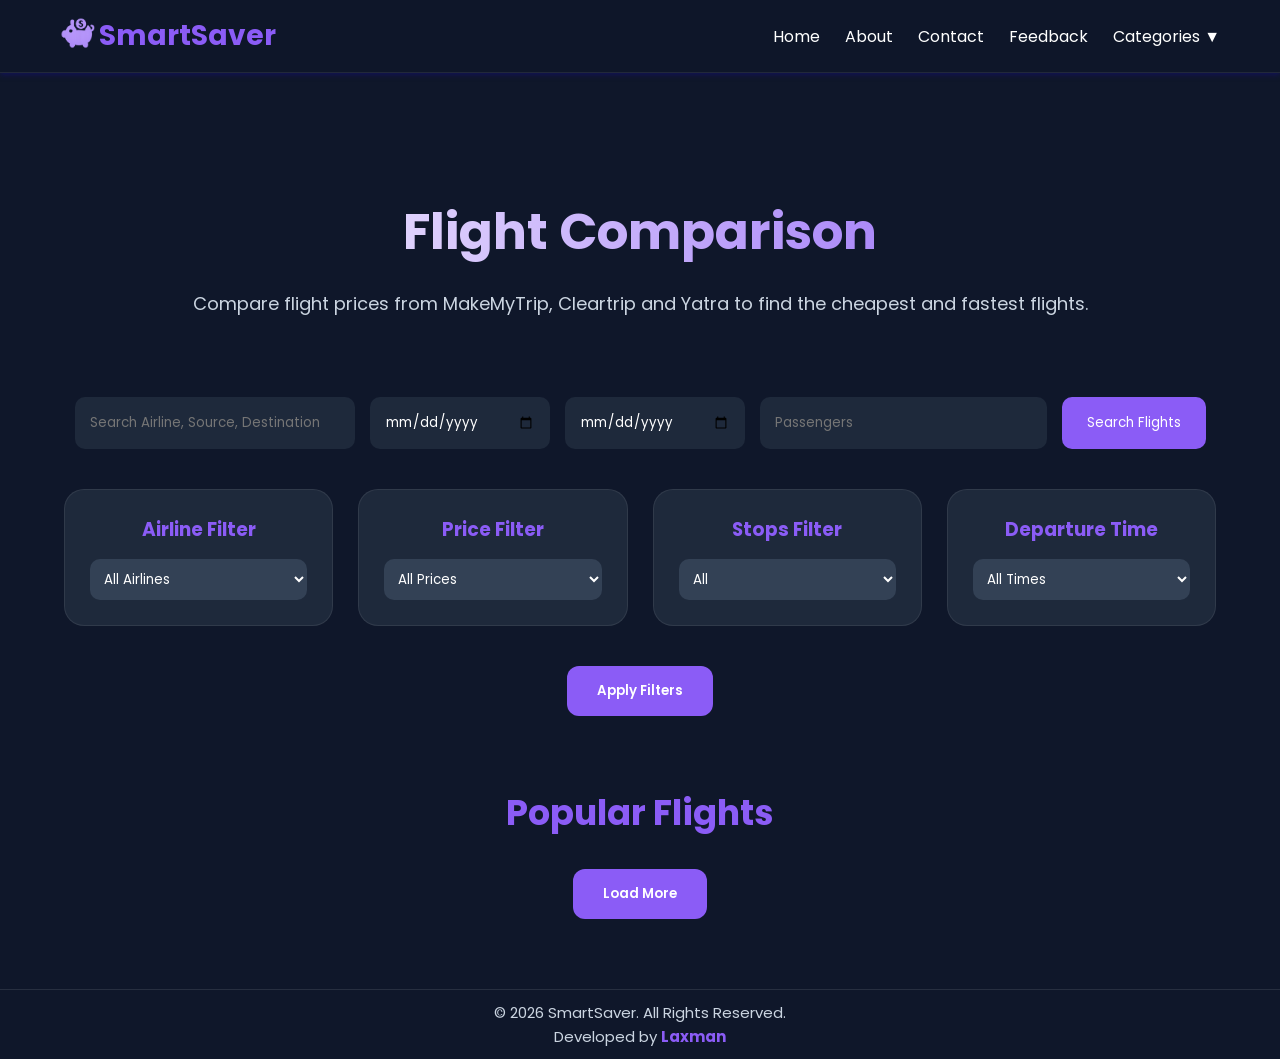
<file: Frontend/pages/flights.html>
<!DOCTYPE html>
<html lang="en">

<head>
<meta charset="UTF-8">
<meta name="viewport" content="width=device-width, initial-scale=1.0">

<title>Flight Comparison - SmartSaver</title>
<link rel="icon" type="image/png" href="../images/logo.png">


<link rel="stylesheet" href="../assets/css/navbar.css">
<link rel="stylesheet" href="../assets/css/flights.css">
<link rel="stylesheet" href="../assets/css/footer.css">
<link rel="stylesheet" href="../assets/css/responsive.css">

<link href="https://cdnjs.cloudflare.com/ajax/libs/font-awesome/6.5.1/css/all.min.css" rel="stylesheet">
</head>

<body>

<nav class="navbar">

    <div class="logo">
        <img src="../images/logo.png" alt="SmartSaver Logo">
        SmartSaver
    </div>

<div class="menu-toggle" onclick="toggleMenu()">
    ☰
</div>

<ul class="nav-links" id="navLinks">
<li><a href="../index.html">Home</a></li>

<li><a href="about.html">About</a></li>
<li><a href="contact.html">Contact</a></li>
<li><a href="feedback.html">Feedback</a></li>
<li class="dropdown">
        <a href="#">Categories ▼</a>

        <ul class="dropdown-menu">
            <li><a href="electronics.html">Electronics</a></li>
            <li><a href="fashions.html">Fashions</a></li>
            <li><a href="hotels.html">Hotels</a></li>
       
        </ul>
    </li>
</ul>


</nav>

<section class="page-content">

<h1>Flight Comparison</h1>

<p>
Compare flight prices from MakeMyTrip, Cleartrip and Yatra
to find the cheapest and fastest flights.
</p>

</section>


<section class="page-search">

    <div class="search-box">

       <input
        type="text"
        id="flightSearchInput"
        style="width:280px; padding:12px 15px;"
        placeholder="Search Airline, Source, Destination">

        <input type="date">

        <input type="date">

        <input type="number" placeholder="Passengers">

        <button onclick="searchFlights()">
            Search Flights
        </button>

    </div>

</section>

<section class="feature-container">

    <div class="feature-card">

        <h3>Airline Filter</h3>

        <select id="airlineFilter" style="width:100%;padding:10px;">
            <option>All Airlines</option>
            <option>IndiGo</option>
            <option>Air India</option>
            <option>Akasa Air</option>
            <option>SpiceJet</option>
        </select>

    </div>

    <div class="feature-card">

        <h3>Price Filter</h3>

        <select id="priceFilter" style="width:100%;padding:10px;">
            <option>All Prices</option>
            <option>Below ₹5000</option>
            <option>₹5000 - ₹10000</option>
            <option>Above ₹10000</option>
        </select>

    </div>

    <div class="feature-card">

        <h3>Stops Filter</h3>

        <select id="stopsFilter" style="width:100%;padding:10px;">
            <option>All</option>
            <option>Non Stop</option>
            <option>1 Stop</option>
            <option>2 Stops</option>
        </select>

    </div>

    <div class="feature-card">

        <h3>Departure Time</h3>

        <select id="departureFilter" style="width:100%;padding:10px;">
            <option>All Times</option>
            <option>Morning</option>
            <option>Afternoon</option>
            <option>Evening</option>
            <option>Night</option>
        </select>

    </div>

</section>

<div style="text-align:center; margin-top:20px;">
    <button class="apply-filter-btn"
            onclick="applyFlightFilters()">
        Apply Filters
    </button>
</div>

<section class="flights-section">

<h2>Popular Flights</h2>

<div id="flights-container" class="card-container"></div>

<div style="text-align:center; margin-top:30px;">
    <button id="loadMoreBtn">
        Load More
    </button>
</div>

</section>

<footer class="footer">

    <p>© 2026 SmartSaver. All Rights Reserved.</p>
    <p>Developed by <strong>Laxman</strong></p>
</footer>

<script src="../assets/js/common.js"></script>
<script src="../assets/js/search.js"></script>
<script src="../assets/js/api.js"></script>

</body>
</html>
</file>
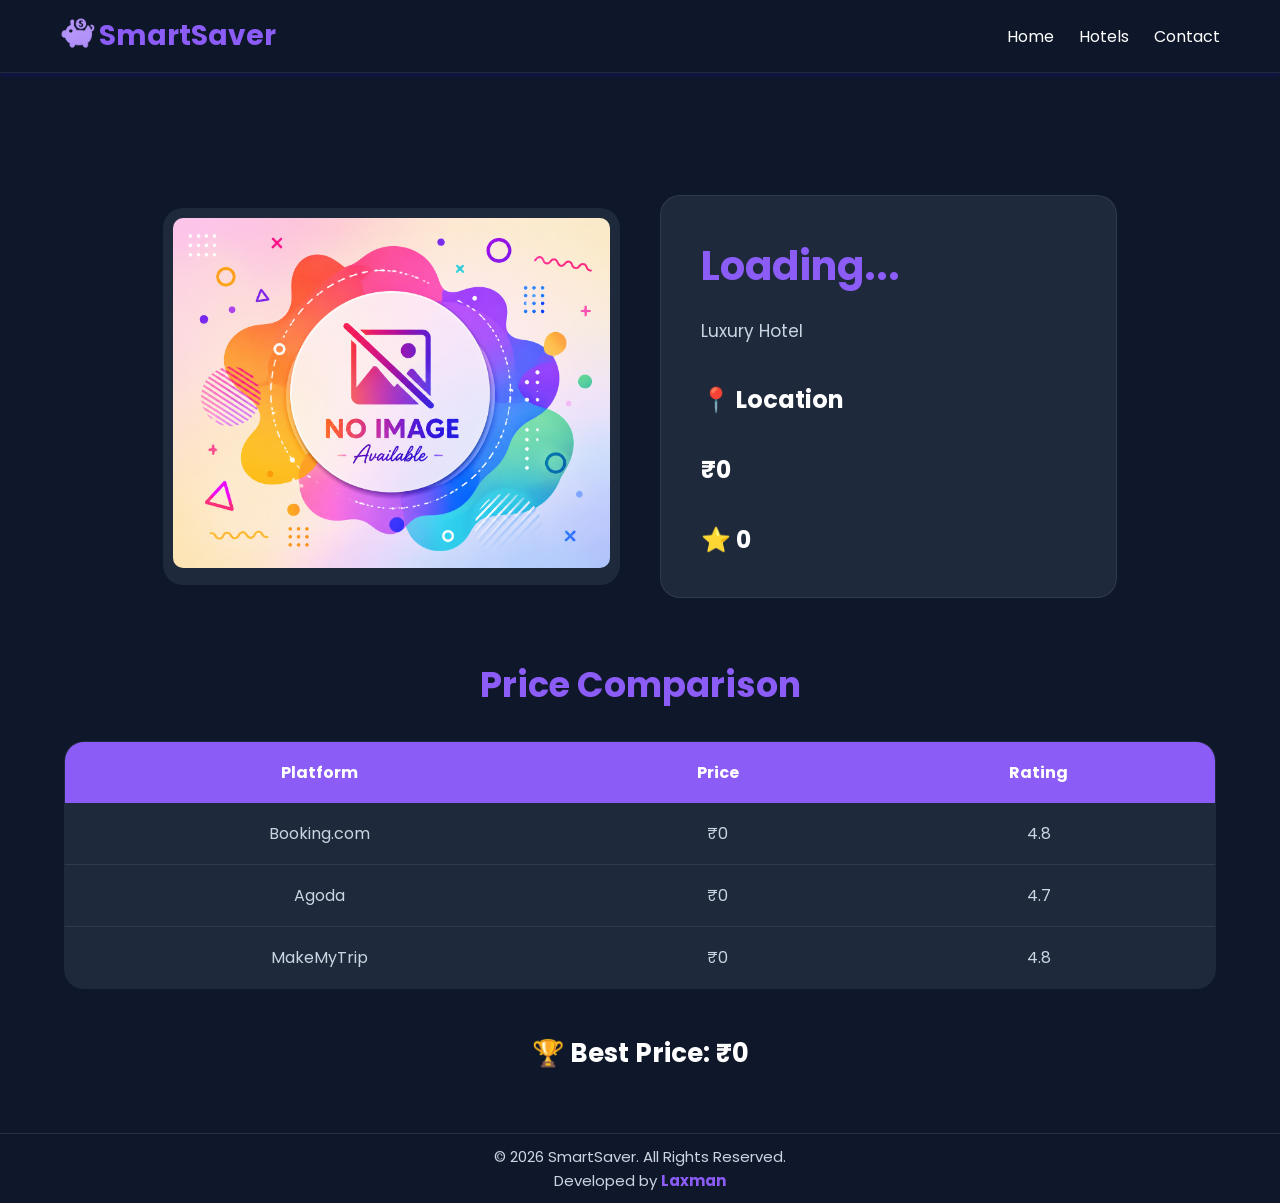
<file: Frontend/pages/hotel-details.html>
<!DOCTYPE html>
<html lang="en">

<head>

<meta charset="UTF-8">
<meta name="viewport" content="width=device-width, initial-scale=1.0">

<title>Hotel Details - SmartSaver</title>

<link rel="stylesheet" href="../assets/css/navbar.css">
<link rel="stylesheet" href="../assets/css/hotel-details.css">
<link rel="stylesheet" href="../assets/css/footer.css">
<link rel="stylesheet" href="../assets/css/responsive.css">

<link rel="icon" href="../images/logo.png">

</head>

<body>

<!-- NAVBAR -->

<nav class="navbar">

    <div class="logo">
        <img src="../images/logo.png" alt="Logo">
        SmartSaver
    </div>

    <ul class="nav-links">

        <li><a href="../index.html">Home</a></li>
        <li><a href="hotels.html">Hotels</a></li>
        <li><a href="contact.html">Contact</a></li>

    </ul>

</nav>


<!-- HOTEL DETAILS -->

<section class="details-container">

    <div class="details-image">

        <img
        id="hotelImage"
        src="../images/no-img.png"
        alt="Hotel">

    </div>

    <div class="details-content">

        <h2 id="hotelName">
            Loading...
        </h2>

        <p id="hotelDescription">
            Luxury Hotel
        </p>

        <br>

        <h3 id="hotelLocation">
            📍 Location
        </h3>

        <br>

        <h3 id="hotelPrice">
            ₹0
        </h3>

        <br>

        <h3 id="hotelRating">
            ⭐ 0
        </h3>

    </div>

</section>


<!-- AMENITIES -->

    <section class="page-content">

<h2></h2>

<!-- <div class="feature-container">

    <div class="feature-card">🏊 Swimming Pool</div>

    <div class="feature-card">📶 Free WiFi</div>

    <div class="feature-card">🍽 Restaurant</div>

    <div class="feature-card">🏋 Gym</div>

    <div class="feature-card">🚗 Parking</div>

    <div class="feature-card">🛎 Room Service</div>

</div> -->

</section>


<!-- PRICE COMPARISON -->

<section class="page-content">

<h2>Price Comparison</h2>

<table>

<tr>
<th>Platform</th>
<th>Price</th>
<th>Rating</th>
</tr>

<tr>
<td>Booking.com</td>
<td id="bookingPrice">₹0</td>
<td>4.8</td>
</tr>

<tr>
<td>Agoda</td>
<td id="agodaPrice">₹0</td>
<td>4.7</td>
</tr>

<tr>
<td>MakeMyTrip</td>
<td id="mmtPrice">₹0</td>
<td>4.8</td>
</tr>

</table>

<br>

<h3 id="bestPrice">
🏆 Best Price: ₹0
</h3>

</section>




<!-- FOOTER -->

<footer class="footer">

<p>
© 2026 SmartSaver.
All Rights Reserved.
</p>

<p>
Developed by
<strong>Laxman</strong>
</p>

</footer>

<script src="../assets/js/common.js"></script>
<script src="../assets/js/api.js"></script>

</body>
</html>
</file>
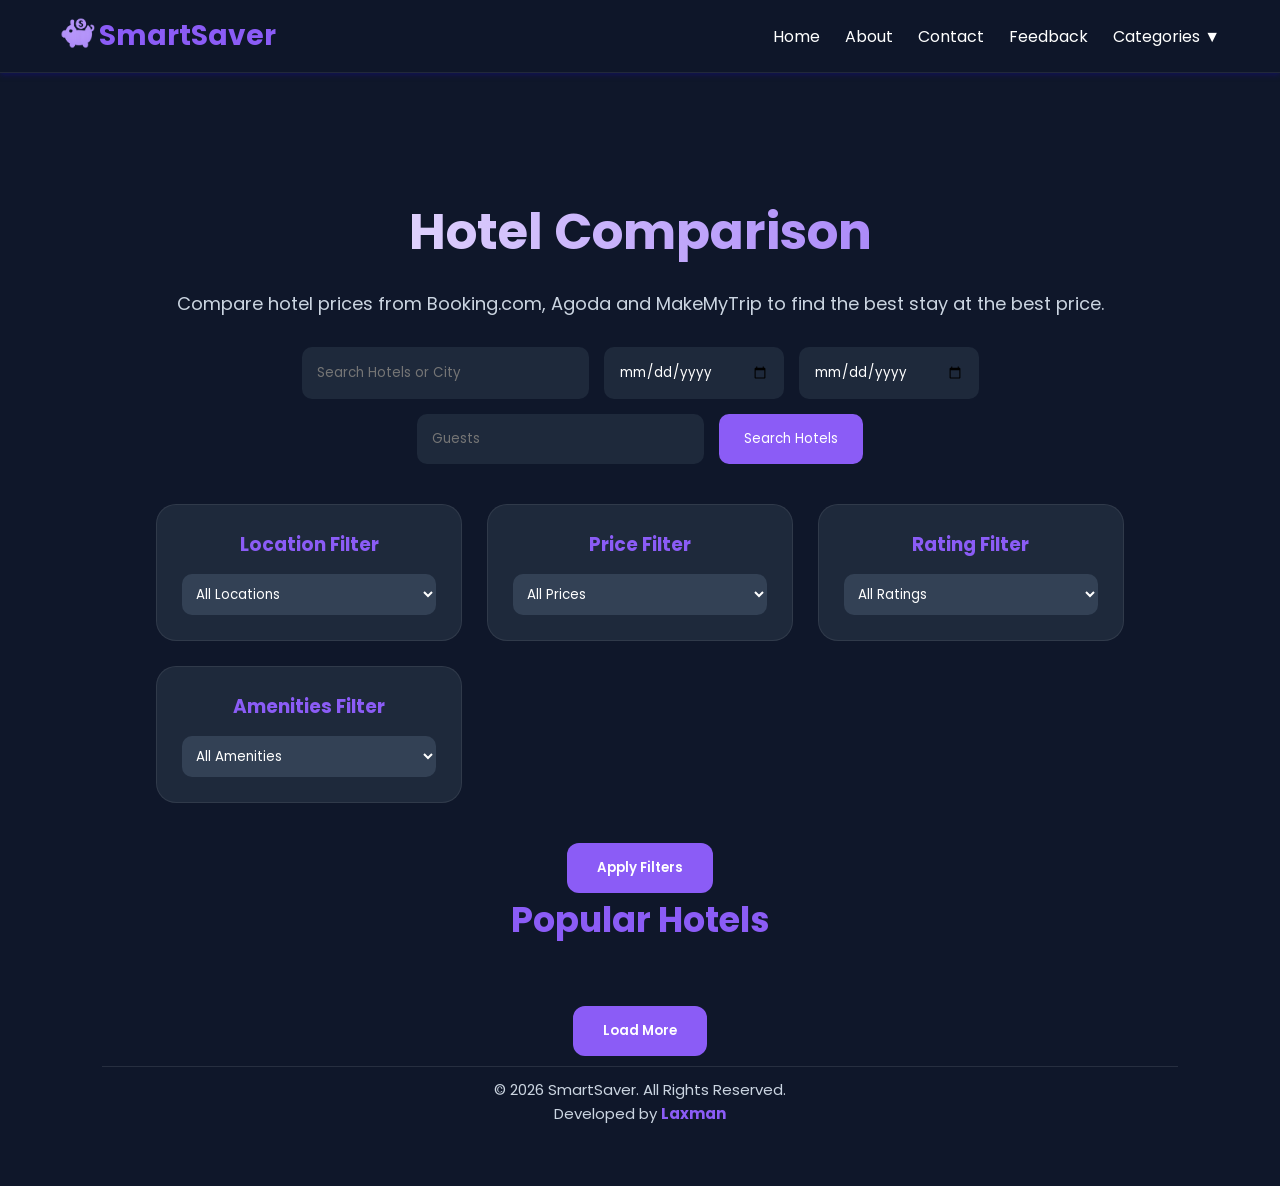
<file: Frontend/pages/hotels.html>
<!DOCTYPE html>
<html lang="en">

<head>
<meta charset="UTF-8">
<meta name="viewport" content="width=device-width, initial-scale=1.0">

<title>Hotel Comparison - SmartSaver</title>
<link rel="icon" type="image/png" href="../images/logo.png">

<link rel="stylesheet" href="../assets/css/navbar.css">
<link rel="stylesheet" href="../assets/css/hotels.css">
<link rel="stylesheet" href="../assets/css/footer.css">
<link rel="stylesheet" href="../assets/css/responsive.css">

<link href="https://cdnjs.cloudflare.com/ajax/libs/font-awesome/6.5.1/css/all.min.css" rel="stylesheet">
</head>

<body>

<nav class="navbar">

    <div class="logo">
        <img src="../images/logo.png" alt="SmartSaver Logo">
        SmartSaver
    </div>

<div class="menu-toggle" onclick="toggleMenu()">
    ☰
</div>

<ul class="nav-links" id="navLinks">
<li><a href="../index.html">Home</a></li>

<li><a href="about.html">About</a></li>
<li><a href="contact.html">Contact</a></li>
<li><a href="feedback.html">Feedback</a></li>
<li class="dropdown">
        <a href="#">Categories ▼</a>

        <ul class="dropdown-menu">
            <li><a href="electronics.html">Electronics</a></li>
            <li><a href="fashions.html">Fashions</a></li>
           
            <li><a href="flights.html">Flights</a></li>
        </ul>
    </li>
</ul>


</nav>

<section class="page-content">

<h1>Hotel Comparison</h1>

<p>
Compare hotel prices from Booking.com, Agoda and MakeMyTrip
to find the best stay at the best price.
</p>


<section class="page-search">

    <div class="search-box">

        <input
            type="text"
            id="hotelSearchInput"
            placeholder="Search Hotels or City">


            <input type="date">

            <input type="date">

            <input type="number" placeholder="Guests">

        <button onclick="searchHotels()">
            Search Hotels
        </button>

    </div>
</section>


<section class="feature-container">

    <div class="feature-card">

        <h3>Location Filter</h3>

        <select id="locationFilter" style="width:100%;padding:10px;">
            <option>All Locations</option>
            <option>Hyderabad</option>
            <option>Mumbai</option>
            <option>Bangalore</option>
            <option>Delhi</option>
            <option>Goa</option>
        </select>

    </div>

    <div class="feature-card">

        <h3>Price Filter</h3>

        <select id="priceFilter" style="width:100%;padding:10px;">
            <option>All Prices</option>
            <option>Below ₹3000</option>
            <option>₹3000 - ₹7000</option>
            <option>Above ₹7000</option>
        </select>

    </div>

    <div class="feature-card">

        <h3>Rating Filter</h3>

        <select id="ratingFilter" style="width:100%;padding:10px;">
            <option>All Ratings</option>
            <option>4+</option>
            <option>4.5+</option>
        </select>

    </div>

    <div class="feature-card">

        <h3>Amenities Filter</h3>

        <select id="amenitiesFilter" style="width:100%;padding:10px;">
            <option>All Amenities</option>
            <option>WiFi</option>
            <option>Pool</option>
            <option>Gym</option>
            <option>Parking</option>
        </select>

    </div>

</section>

<div style="text-align:center; margin-top:20px;">
    <button class="apply-filter-btn"
            onclick="applyHotelFilters()">
        Apply Filters
    </button>
</div>

<section class="products">

<h2>Popular Hotels</h2>

<div id="hotels-container" class="card-container"></div>


<div style="text-align:center; margin-top:30px;">
    <button id="loadMoreBtn">
        Load More
    </button>
</div>

</section>

<footer class="footer">

    <p>© 2026 SmartSaver. All Rights Reserved.</p>
    <p>Developed by <strong>Laxman</strong></p>
</footer>

<script src="../assets/js/common.js"></script>
<script src="../assets/js/search.js"></script>
<script src="../assets/js/api.js"></script>

</body>
</html>
</file>
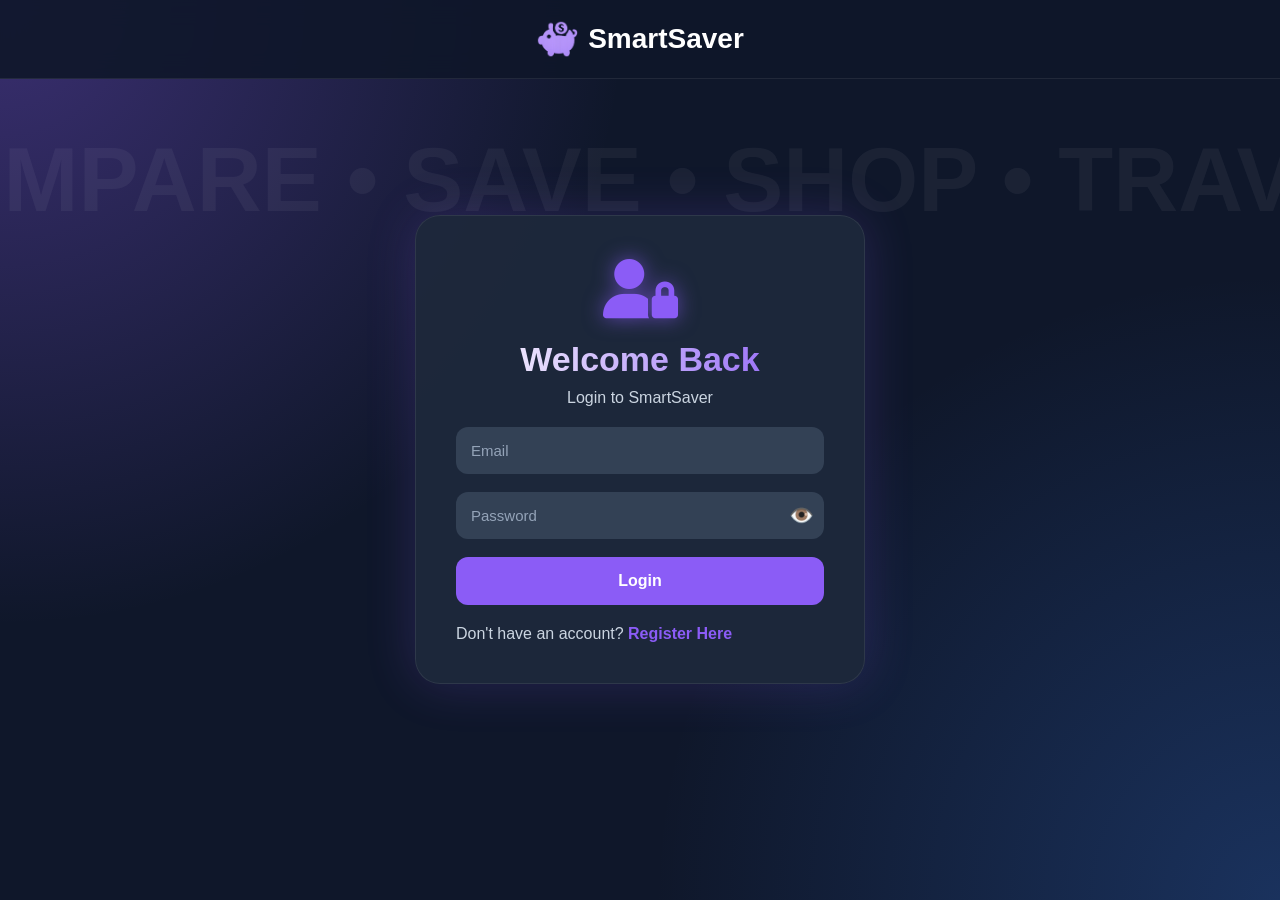
<file: Frontend/pages/login.html>
<!DOCTYPE html>
<html lang="en">

<head>
<meta charset="UTF-8">
<meta name="viewport" content="width=device-width, initial-scale=1.0">

<title>Login - SmartSaver</title>
<link rel="icon" type="image/png" href="../images/logo.png">

<link rel="stylesheet" href="../assets/css/login.css">
<link rel="stylesheet" href="../assets/css/responsive.css">

<link href="https://cdnjs.cloudflare.com/ajax/libs/font-awesome/6.5.1/css/all.min.css" rel="stylesheet">
</head>

<body class="login-page">

<nav class="navbar">

<div class="logo">
        <img src="../images/logo.png" alt="SmartSaver Logo">
        SmartSaver
    </div>



</nav>

<div class="smart-bg">
    COMPARE • SAVE • SHOP • TRAVEL • COMPARE • SAVE • SHOP • TRAVEL • COMPARE • SAVE • SHOP • TRAVEL • COMPARE • SAVE • SHOP • TRAVEL • COMPARE • SAVE • SHOP • TRAVEL • COMPARE • SAVE • SHOP • TRAVEL • COMPARE • SAVE • SHOP • TRAVEL
</div>


<div class="login-container">
<div style="text-align:center; font-size:60px; margin-bottom:15px;">
    <i class="fa-solid fa-user-lock"></i>
</div>

<h1>Welcome Back</h1>

<p style="text-align:center; margin-bottom:20px;">
    Login to SmartSaver
</p>

<form onsubmit="loginUser(event)">

    <input type="email"
           id="email"
           placeholder="Email"
           required>

    <div class="password-container">

        <input type="password"
               id="password"
               placeholder="Password"
               required>

        <span id="eye"
              class="toggle-password"
              onclick="togglePassword()">
            👁️
        </span>

    </div>

    <p id="loginMessage"></p>

    <button type="submit">
        Login
    </button>

    <p style="margin-top:20px;">
        Don't have an account?

        <a href="register.html">
            Register Here
        </a>
    </p>

</form>


</div>

<script src="../assets/js/common.js"></script>
<script src="../assets/js/auth.js"></script>
<script src="../assets/js/api.js"></script>

</body>
</html>
</file>
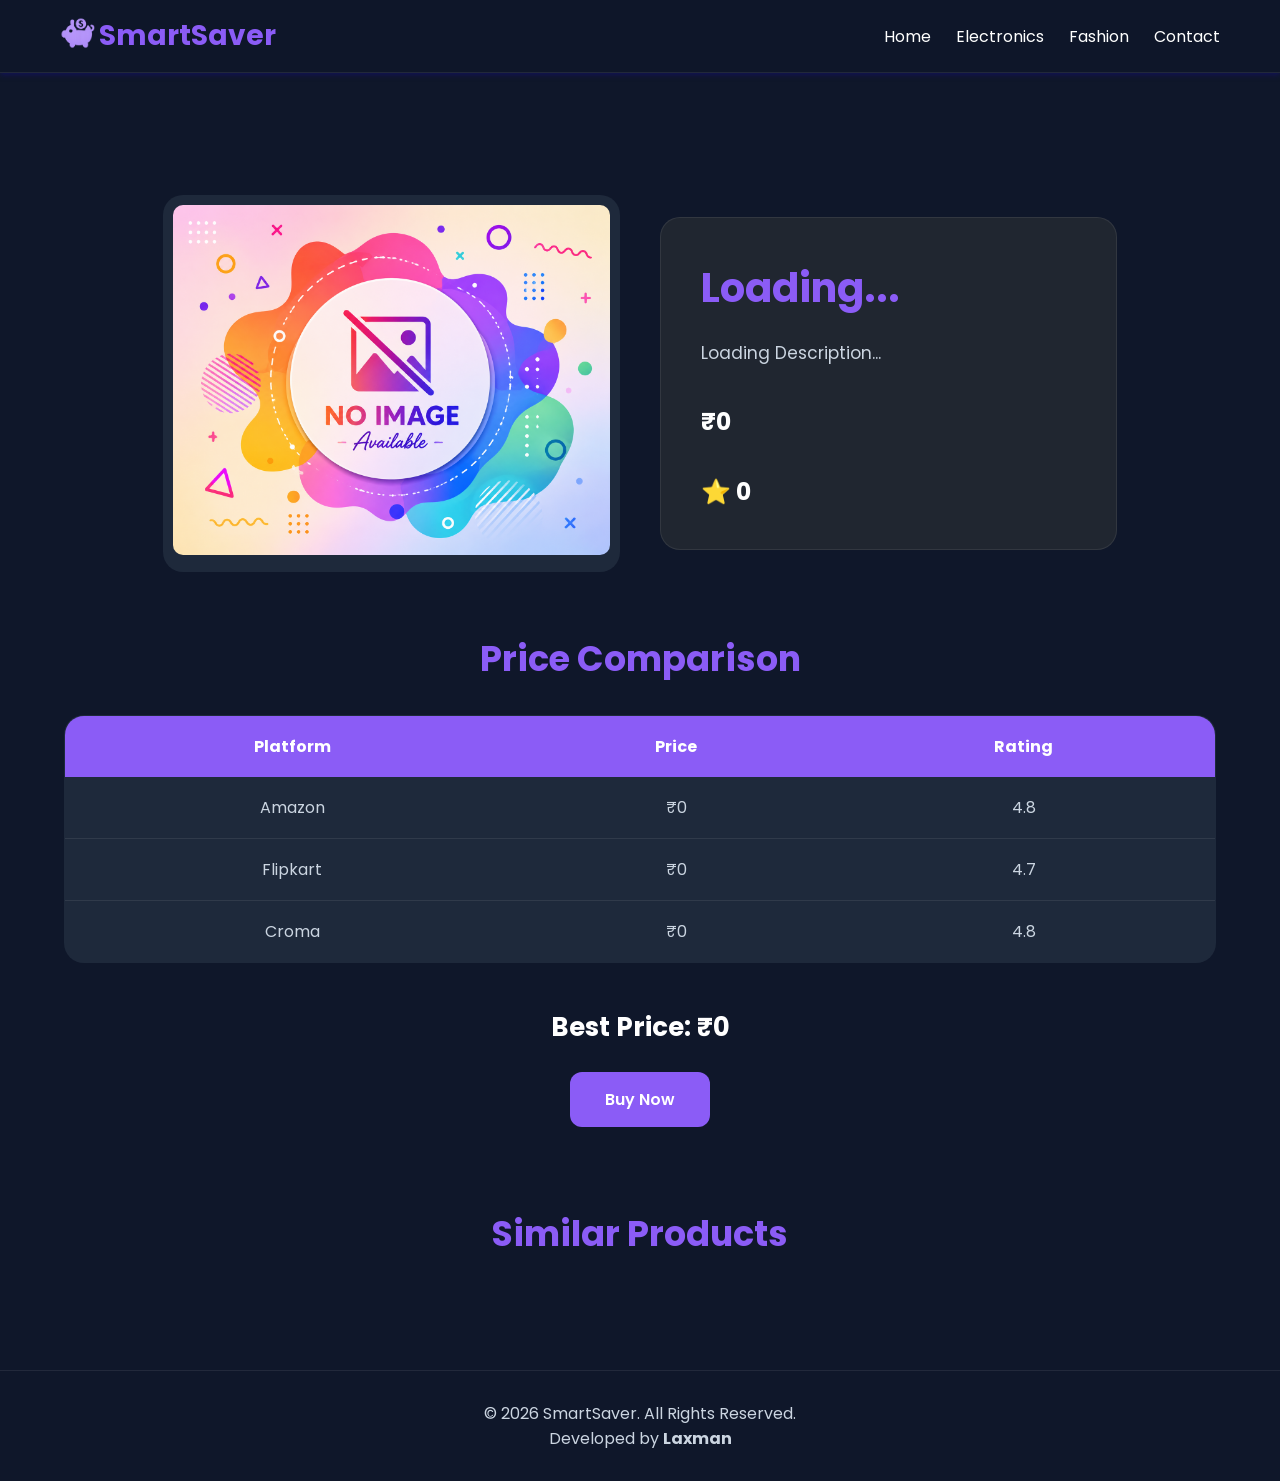
<file: Frontend/pages/product-details.html>
<!DOCTYPE html>
<html lang="en">

<head>

<meta charset="UTF-8">
<meta name="viewport" content="width=device-width, initial-scale=1.0">

<title>Product Details - SmartSaver</title>

<link rel="stylesheet" href="../assets/css/navbar.css">
<link rel="stylesheet" href="../assets/css/product-details.css">
<link rel="stylesheet" href="../assets/css/footer.css">
<link rel="stylesheet" href="../assets/css/responsive.css">

<link rel="icon" href="../images/logo.png">

</head>

<body>

<!-- NAVBAR -->

<nav class="navbar">

    <div class="logo">
        <img src="../images/logo.png" alt="Logo">
        SmartSaver
    </div>

    <ul class="nav-links">

        <li><a href="../index.html">Home</a></li>

        <li><a href="electronics.html">
            Electronics
        </a></li>

        <li><a href="fashions.html">
            Fashion
        </a></li>

        <li><a href="contact.html">
            Contact
        </a></li>

    </ul>

</nav>


<!-- PRODUCT DETAILS -->

<section class="details-container">

    <div class="details-image">

        <img
        id="productImage"
        src="../images/no-img.png"
        alt="Product">

    </div>

    <div class="details-content">

        <h2 id="productName">
            Loading...
        </h2>

        <p id="productDescription">
            Loading Description...
        </p>

        <br>

        <h3 id="productPrice">
            ₹0
        </h3>

        <br>

        <h3 id="productRating">
            ⭐ 0
        </h3>

    </div>

</section>


<!-- PRICE COMPARISON -->

<section class="page-content">

    <h2>Price Comparison</h2>

    <table>

        <tr>
            <th>Platform</th>
            <th>Price</th>
            <th>Rating</th>
        </tr>

        <tr>
            <td>Amazon</td>
            <td id="amazonPrice">₹0</td>
            <td>4.8</td>
        </tr>

        <tr>
            <td>Flipkart</td>
            <td id="flipkartPrice">₹0</td>
            <td>4.7</td>
        </tr>

        <tr>
            <td>Croma</td>
            <td id="cromaPrice">₹0</td>
            <td>4.8</td>
        </tr>

    </table>

    <br>

    <h3 id="bestPrice">
        Best Price: ₹0
    </h3>

    <br>

    <button class="apply-filter-btn">
        Buy Now
    </button>

</section>


<!-- SIMILAR PRODUCTS -->

<section class="products">

    <h2>Similar Products</h2>

    <div
    id="similarProducts"
    class="card-container">

    </div>

</section>


<!-- FOOTER -->

<footer>

    <p>
        © 2026 SmartSaver.
        All Rights Reserved.
    </p>

    <p>
        Developed by
        <strong>Laxman</strong>
    </p>

</footer>

<script src="../assets/js/common.js"></script>
<script src="../assets/js/api.js"></script>

</body>
</html>
</file>
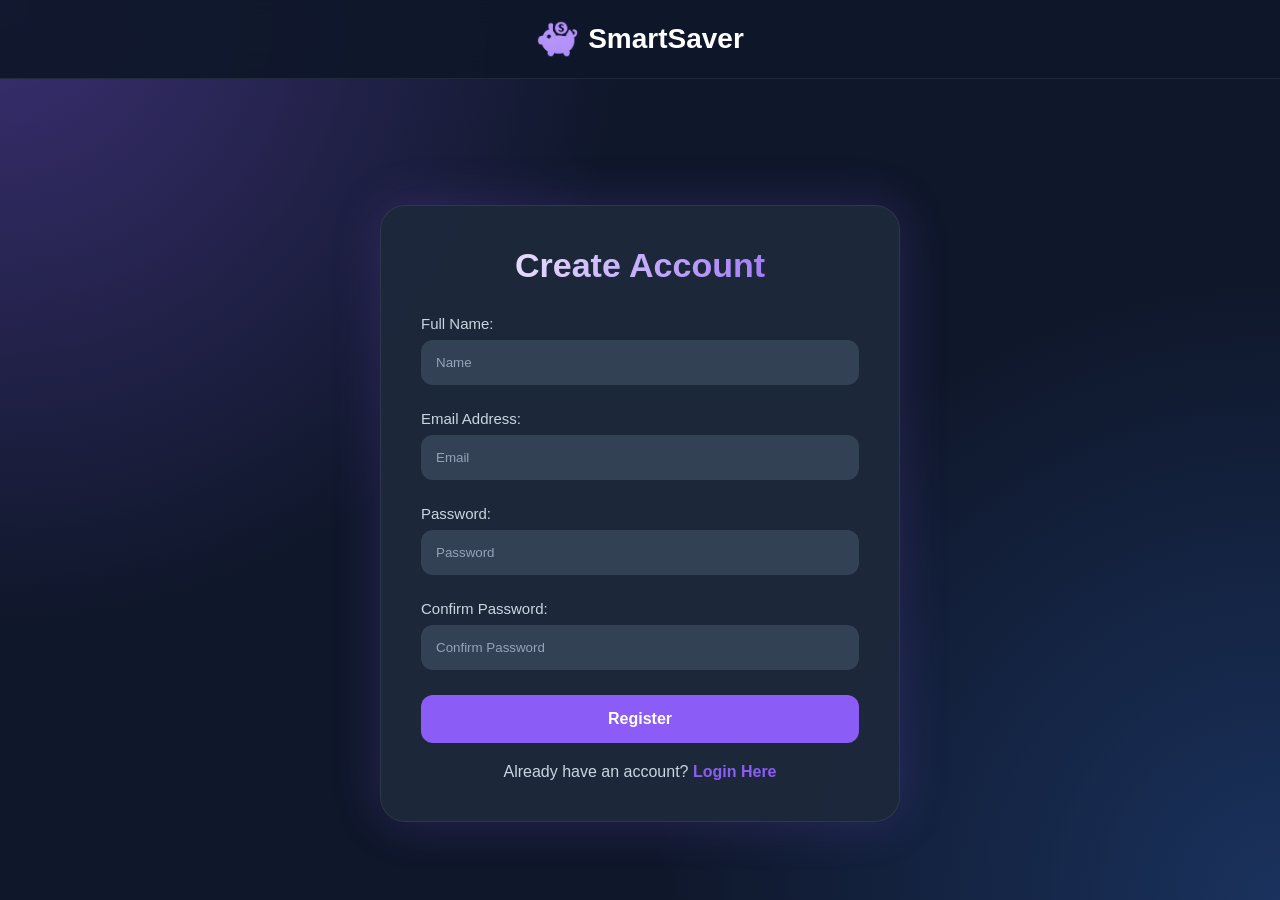
<file: Frontend/pages/register.html>
<!DOCTYPE html>
<html lang="en">

<head>
<meta charset="UTF-8">
<meta name="viewport" content="width=device-width, initial-scale=1.0">

<title>Register - SmartSaver</title>
<link rel="icon" type="image/png" href="../images/logo.png">

<link rel="stylesheet" href="../assets/css/register.css">
<link rel="stylesheet" href="../assets/css/responsive.css">


<link href="https://cdnjs.cloudflare.com/ajax/libs/font-awesome/6.5.1/css/all.min.css" rel="stylesheet">
</head>

<body class="register-page">

<nav class="navbar">

<div class="logo">
        <img src="../images/logo.png" alt="SmartSaver Logo">
        SmartSaver
    </div>

</nav>

<div class="login-container">

<h1>Create Account</h1>

<form onsubmit="registerUser(event)">

    <label for="name">
        Full Name:
    </label>
    <input type="text"
           id="name"
           placeholder="Name"
           required>

    <label for="email">
        Email Address:
    </label>
    <input type="email"
           id="email"
           placeholder="Email"
           required>

    <label for="email">
        Password:
    </label>
    <input type="password"
           id="password"
           placeholder="Password"
           required>

    <label for="re-password">
        Confirm Password:
    </label>
    
    <input type="password"
       id="confirmPassword"
       placeholder="Confirm Password"
       required>

    <p id="registerMessage"></p>

    <button type="submit">
        Register
    </button>

</form>


<p style="margin-top:20px;">
Already have an account?

<a href="login.html">
Login Here
</a>
</p>

</form>

</div>

<script src="../assets/js/common.js"></script>
<script src="../assets/js/auth.js"></script>
<script src="../assets/js/api.js"></script>

</body>
</html>
</file>
<file: Frontend/assets/css/navbar.css>
/* ======================================
   GOOGLE FONT
====================================== */

@import url('https://fonts.googleapis.com/css2?family=Poppins:wght@300;400;500;600;700;800&display=swap');

/* ======================================
   RESET
====================================== */

*{
    margin:0;
    padding:0;
    box-sizing:border-box;
    font-family:'Poppins',sans-serif;
    scroll-behavior:smooth;
}

body{
    background:#0f172a;
    color:white;
    overflow-x:hidden;
}

/* ======================================
   NAVBAR
====================================== */

.navbar{
    position:fixed;
    top:0;
    left:0;
    width:100%;
    box-shadow:0 2px 5px rgba(20, 17, 113, 0.615);

    display:flex;
    justify-content:space-between;
    align-items:center;

    padding:15px 60px;

    background:rgba(15, 23, 42, 0.922);
    backdrop-filter:blur(15px);

    z-index:1000;

    border-bottom:1px solid rgba(255,255,255,0.08);
}

.logo{
    font-size:28px;
    font-weight:700;
    color:#8b5cf6;
}

.logo img{
    width:35px;
    margin-right:-2px;
    margin-bottom:-4px;
    object-fit:contain;
}

.nav-links{
    display:flex;
    list-style:none;
    gap:25px;
}

.nav-links a{
    text-decoration:none;
    color:white;
    transition:.3s;
    width:100px;
}

.nav-links a:hover{
    color:#8b5cf6;
}

.menu-toggle{
    display:none;
}

/* Dropdown */

.dropdown{
    position:relative;
}

.dropdown-menu{
    display:none;
    position:absolute;
    top:100%;
    left:0;

    background:#1c2742;
    min-width:180px;

    border-radius:10px;

    list-style:none;

    padding:10px 0;

    z-index:1000;
}

.dropdown-menu a{
    display:block;
    padding:12px 20px;
    color:white;
    text-decoration:none;
}

.dropdown-menu a:hover{
    background:#7c4dff;
    color: #000000;
}

.dropdown:hover .dropdown-menu{
    display:block;
}

/* Logout */

.logout-btn{
    display:flex;
    align-items:center;
    gap:10px;

    background:#6929ff;
    color:white !important;

    padding:3px 14px;

    border-radius:30px;

    text-decoration:none;

    font-size:15px;
    font-weight:600;

    transition:.3s;
}

.logout-btn:hover{
    background:#fc2e2e;
    color:white !important;
}
</file>
<file: Frontend/assets/css/home.css>
/* ======================================
   HERO SECTION
====================================== */

.hero{

    height:83vh;

    background:
    linear-gradient(
    rgba(26, 40, 72, 0.74),
    rgb(15, 23, 42)
    ),
    url("../../images/herobg.jpeg");

    background-size:cover;
    background-position:center;

    display:flex;
    justify-content:center;
    align-items:center;

    text-align:center;
}

.overlay{
    width:85%;
}

.hero h1{

    font-size:70px;
    font-weight:800;

    margin-bottom:20px;

    background:linear-gradient(
    to right,
    #ffffff,
    #8b5cf6
    );

    background-clip:text;
    color:transparent;
}

.hero p{

    font-size:22px;
    color:#cbd5e1;

    line-height:1.8;
}


/* ======================================
   SECTION TITLES
====================================== */

section h2{

    text-align:center;

    font-size:40px;

    margin-bottom:50px;

    color:white;
}


/* ======================================
   CATEGORIES
====================================== */

.categories{

    padding:100px 8%;
}

.category-container{

    display:flex;

    justify-content:center;

    flex-wrap:wrap;

    gap:30px;
}

.category-card{

    width:250px;
    height:250px;

    background:#1e293b;

    border-radius:25px;

    text-decoration:none;
    color:white;

    display:flex;

    flex-direction:column;

    justify-content:center;
    align-items:center;

    border:1px solid rgba(255,255,255,.08);

    transition:.3s;
}

.category-card:hover{

    transform:translateY(-10px);

    border-color:#8b5cf6;

    box-shadow:
    0 0 25px rgba(139,92,246,.35);
}

.category-card i{

    font-size:70px;

    color:#8b5cf6;

    margin-bottom:20px;
}

.category-card h3{

    font-size:24px;
}


/* ======================================
   STATS
====================================== */

.stats{

    padding:80px 8%;

    display:grid;

    grid-template-columns:
    repeat(auto-fit,minmax(220px,1fr));

    gap:25px;
}

.stat-card{

    background:#1e293b;

    padding:35px;

    border-radius:20px;

    text-align:center;

    border:1px solid rgba(255,255,255,.08);

    transition:.3s;
}

.stat-card:hover{

    transform:translateY(-10px);
}

.stat-card h2{

    font-size:42px;

    color:#8b5cf6;
}

.stat-card p{

    color:#cbd5e1;

    margin-top:10px;
}


/* ======================================
   FEATURES
====================================== */

.features{

    padding:100px 8%;
}

.feature-container{

    display:grid;

    grid-template-columns:
    repeat(auto-fit,minmax(250px,1fr));

    gap:25px;
}

.feature-card{

    background:#1e293b;

    padding:30px;

    border-radius:20px;

    text-align:center;

    border:1px solid rgba(255,255,255,.08);

    transition:.3s;

    color:white;
}

.feature-card:hover{

    transform:translateY(-10px);

    box-shadow:
    0 0 25px rgba(139,92,246,.35);
}

.feature-card h3{

    margin:15px 0;

    color:#8b5cf6;
}

.feature-card p{

    color:#cbd5e1;
}


/* ======================================
   CTA
====================================== */

.cta{

    padding:120px 20px;

    text-align:center;

    background:
    linear-gradient(
    135deg,
    rgba(124,58,237,.25),
    rgba(59,130,246,.15)
    );
}

.cta h2{

    margin-bottom:20px;
}

.cta p{

    color:#cbd5e1;

    margin-bottom:30px;
}

.cta a{

    display:inline-block;

    padding:15px 35px;

    background:white;

    color:#8b5cf6;

    border-radius:50px;

    font-weight:600;

    text-decoration:none;

    cursor:pointer;

    transition:.3s;
}

.cta a:hover{

    transform:translateY(-3px);
}


/* ======================================
   ANIMATION
====================================== */
.logo img{
    animation: floatLogo 3s ease-in-out infinite;
}

@keyframes floatLogo{
    0%,100%{
        transform:translateY(0);
    }
    50%{
        transform:translateY(-8px);
    }
}

/* NAVBAR ANIMATION*/
.navbar{
    backdrop-filter: blur(10px);
}

.nav-links a{
    position:relative;
}

.nav-links a::after{
    content:'';
    position:absolute;
    left:0;
    bottom:-5px;
    width:0;
    height:2px;
    background:#00e5ff;
    transition:0.3s;
}

.nav-links a:hover::after{
    width:100%;
}
</file>
<file: Frontend/assets/css/footer.css>
/* ======================================
   FOOTER
====================================== */

.footer{
    background:#0f172a;
    color:#cbd5e1;
    text-align:center;

    padding:10px 10px;

    margin-top:10px;

    border-top:1px solid rgba(255,255,255,0.1);
}

.footer p{
    margin:1px 0;
    font-size:15px;
}

.footer strong{
    color:#8b5cf6;
}
</file>
<file: Frontend/assets/css/responsive.css>
/* ======================================
   TABLETS
====================================== */

@media (max-width:2499px){

    body{
        padding-top:75px;
    }

    .hero{
        height:82vh;
    }
}
/* ======================================
   TABLETS
====================================== */

@media (max-width:1192px){

    body{
        padding-top:75px;
    }

    .hero{
        height:55vh;
    }

    .hero h1{
        font-size:42px;
    }

    .hero p{
        font-size:18px;
    }

    .page-content h1{
        font-size:34px;
    }

    .page-content h2{
        font-size:28px;
    }

    .feature-container,
    .card-container{
        grid-template-columns:
        repeat(2,1fr);
    }

    .details-container{
        flex-direction:column;
        align-items:center;
        text-align:center;
    }

    .details-image img{
        max-width:350px;
    }

}

/* ======================================
   MOBILE
====================================== */

@media (max-width:768px){


    .menu-toggle{
        display:block;
        font-size:28px;
        cursor:pointer;
    }

    .navbar{
        padding:15px 20px;
    }

    .nav-links{

        position:absolute;

        top:80px;
        left:0;

        width:100%;

        background:#0f172a;

        flex-direction:column;

        display:none;

        padding:20px 0;

        text-align:center;

        gap:15px;
    }

    .nav-links.active{
        display:flex;
    }

    .dropdown-menu{
        position:static;
        width:100%;
        box-shadow:none;
    }

    .logout-btn{
        width:100px;
        margin:10px auto;
        justify-content:center;
    }

    body{
        font-size:14px;
        padding-top:67px ;
    }

    

    .logo{
        font-size:20px;
    }

    .logo img{
        width:32px;
        height:32px;
    }

    .menu-toggle{
        display:block;
        font-size:24px;
    }

    .nav-links{
        top:60px;
        padding:10px 0;
        gap:10px;
    }

    .nav-links a{
        font-size:14px;
    }
/* ======================================
   HERO MOBILE
====================================== */

@media (max-width:768px){

    .hero{

        height:35vh;

        background:
        linear-gradient(
        rgba(26, 40, 72, 0.74),
        rgb(15, 23, 42)
        ),
        url("../../images/herobg.jpeg");

        background-size:cover;
        background-position:center;
        background-repeat:no-repeat;

        padding:20px;
    }

    .hero h1{
        font-size:30px;
        line-height:1.3;
    }

    .hero p{
        font-size:14px;
        line-height:1.6;
    }

}

    .page-content{
        padding:25px 15px;
    }

    .page-content h1{
        font-size:26px;
    }

    .page-content h2{
        font-size:22px;
    }

    .page-content p{
        font-size:14px;
    }

    .search-box{
        flex-direction:column;
        gap:10px;
    }

    .search-box input,
    .search-box select,
    .search-box button{
        width:100%;
        font-size:14px;
        padding:10px;
    }

    .feature-container,
    .card-container{
        grid-template-columns:1fr;
        gap:15px;
    }

    .card,
    .feature-card{
        padding:15px;
    }

    .card h3,
    .feature-card h3{
        font-size:16px;
    }

    .card p,
    .feature-card p{
        font-size:13px;
    }

    .card img{
        height:180px;
        object-fit:cover;
    }

    .details-container{
        flex-direction:column;
        gap:20px;
        margin-top:80px;
    }

    .details-image img{
        width:100%;
        max-width:280px;
    }

    .details-content h2{
        font-size:24px;
    }

    .details-content p{
        font-size:14px;
    }

    .flight-card{
        flex-direction:column;
        gap:10px;
        padding:15px;
    }

    table{
        font-size:12px;
        display:block;
        overflow-x:auto;
        white-space:nowrap;
    }

    th,
    td{
        padding:8px;
    }

    .apply-filter-btn,
    button{
        font-size:14px;
        padding:10px 18px;
    }

    .footer{
        padding:20px 15px;
    }

    .footer p{
        font-size:12px;
    }
}


/* ======================================
   SMALL MOBILE
====================================== */

@media (max-width:480px){

    body{
        font-size:13px;
    }

    .logo{
        font-size:18px;
    }

    .logo img{
        width:28px;
        height:28px;
    }

    .hero h1{
        font-size:22px;
    }

    .hero p{
        font-size:13px;
    }

    .page-content h1{
        font-size:22px;
    }

    .page-content h2{
        font-size:18px;
    }

    .card,
    .feature-card{
        padding:12px;
    }

    .card h3,
    .feature-card h3{
        font-size:15px;
    }

    .card p,
    .feature-card p{
        font-size:12px;
    }

    .card img{
        height:150px;
    }

    .details-content h2{
        font-size:20px;
    }

    .flight-price h2{
        font-size:18px;
    }

    button,
    .apply-filter-btn{
        font-size:13px;
        padding:8px 15px;
    }

    .footer p{
        font-size:11px;
    }
}
</file>
<file: Frontend/assets/css/login.css>
/* ======================================
   LOGIN PAGE
====================================== */

*{
    margin:0;
    padding:0;
    box-sizing:border-box;
    font-family:'Segoe UI',sans-serif;
}

body.login-page{

    min-height:100vh;

    background:
    radial-gradient(circle at top left,
    rgba(139,92,246,.35),
    transparent 40%),

    radial-gradient(circle at bottom right,
    rgba(59,130,246,.25),
    transparent 40%),

    #0f172a;

    color:white;
}

/* eye password */
.password-container{
    position: relative;
    width: 100%;
}

.password-container input{
    width: 100%;
    padding-right: 45px;
}

.toggle-password{
    position: absolute;
    right: 10px;
    top: 35%;
    transform: translateY(-50%);
    cursor: pointer;
    user-select: none;

    font-size: 20px;   /* Increase size */
    font-weight: bold
}

/* ======================================
   NAVBAR
====================================== */

.navbar{

    position:fixed;

    top:0;
    left:0;

    width:100%;

    padding:18px 8%;

    display:flex;

    justify-content:center;

    align-items:center;

    background:
    rgba(15,23,42,.9);

    backdrop-filter:blur(12px);

    border-bottom:
    1px solid rgba(255,255,255,.08);

    z-index:1000;
}

.logo{

    display:flex;

    align-items:center;

    gap:10px;

    font-size:28px;

    font-weight:700;

    color:white;
}

.logo img{

    width:42px;
    height:42px;

    object-fit:contain;
}


/* ======================================
   LOGIN CARD
====================================== */

.login-container{

    width:90%;

    max-width:450px;

    margin:140px auto 40px;

    background:
    rgba(30,41,59,.95);

    padding:40px;

    border-radius:25px;

    border:
    1px solid rgba(255,255,255,.08);

    box-shadow:
    0 0 50px rgba(139,92,246,.20);

    transition:.3s;
}

.login-container:hover{

    box-shadow:
    0 0 60px rgba(139,92,246,.35);
}


/* ======================================
   ICON
====================================== */

.login-container i{

    color:#8b5cf6;

    text-shadow:
    0 0 20px rgba(139,92,246,.6);
}


/* ======================================
   TITLE
====================================== */

.login-container h1{

    text-align:center;

    margin-bottom:10px;

    font-size:34px;

    background:linear-gradient(
    to right,
    #ffffff,
    #8b5cf6
    );

    -webkit-background-clip:text;
    -webkit-text-fill-color:transparent;
}

.login-container p{

    color:#cbd5e1;
}


/* ======================================
   FORM
====================================== */

.login-container form{

    margin-top:20px;
}

.login-container input{

    width:100%;

    padding:15px;

    margin-bottom:18px;

    border:none;

    border-radius:12px;

    background:#334155;

    color:white;

    font-size:15px;

    outline:none;

    transition:.3s;
}

.login-container input:focus{

    box-shadow:
    0 0 15px rgba(139,92,246,.35);
}

.login-container input::placeholder{

    color:#94a3b8;
}


/* ======================================
   BUTTON
====================================== */

.login-container button{

    width:100%;

    padding:15px;

    border:none;

    border-radius:12px;

    background:#8b5cf6;

    color:white;

    font-size:16px;

    font-weight:600;

    cursor:pointer;

    transition:.3s;
}

.login-container button:hover{

    background:#6d28d9;

    transform:translateY(-3px);

    box-shadow:
    0 0 20px rgba(139,92,246,.5);
}


/* ======================================
   REGISTER LINK
====================================== */

.login-container a{

    color:#8b5cf6;

    text-decoration:none;

    font-weight:600;
}

.login-container a:hover{

    text-decoration:underline;
}




/* ======================================
   ANIMATION
====================================== */
.logo img{
    animation: floatLogo 3s ease-in-out infinite;
}

@keyframes floatLogo{
    0%,100%{
        transform:translateY(0);
    }
    50%{
        transform:translateY(-8px);
    }
}

/* login container floating animation */
.login-container{
    animation: float 4s ease-in-out infinite;
}

@keyframes float{
    0%,100%{
        transform:translateY(0);
    }
    50%{
        transform:translateY(-10px);
    }
}

/* text moving animation */
.smart-bg{
    position:fixed;
    top:20%;
    left:50%;
    transform:translate(-50%,-50%);

    font-size:90px;
    font-weight:bold;
    white-space:nowrap;

    color:rgba(255,255,255,0.05);

    animation:moveText 30s linear infinite;
}

@keyframes moveText{
    from{
        transform:translate(-60%,-50%);
    }
    to{
        transform:translate(-40%,-50%);
    }
}
</file>
<file: Frontend/assets/css/about.css>
/* ======================================
   ABOUT PAGE
====================================== */

.about-section{
    padding:120px 8% 60px;
    text-align:center;
}

.about-section h1{
    font-size:50px;

    background:linear-gradient(
    to right,
    #ffffff,
    #8b5cf6
    );

    -webkit-background-clip:text;
    -webkit-text-fill-color:transparent;

    margin-bottom:20px;
}

.about-section h2{
    margin-top:50px;
    margin-bottom:20px;
    color:#8b5cf6;
    font-size:32px;
}

.about-section p{
    color:#cbd5e1;
    line-height:1.8;
    max-width:1000px;
    margin:auto;
}


/* ======================================
   FEATURE CARDS
====================================== */

.feature-container{

    display:grid;

    grid-template-columns:
    repeat(auto-fit,minmax(250px,1fr));

    gap:25px;

    margin-top:40px;
}

.feature-card{

    background:#1e293b;

    padding:30px;

    border-radius:20px;

    text-align:center;

    border:1px solid rgba(255,255,255,.08);

    transition:.3s;
}

.feature-card:hover{

    transform:translateY(-10px);

    box-shadow:
    0 0 25px rgba(139,92,246,.35);
}

.feature-card h3{

    color:#8b5cf6;

    margin-bottom:15px;
}

.feature-card p{

    color:#cbd5e1;
}


/* ======================================
   DEVELOPER SECTION
====================================== */

.developer-section{

    padding:50px 8%;

    text-align:center;
}

.developer-section h2{

    color:#8b5cf6;

    margin-bottom:30px;

    font-size:35px;
}

.developer-card{

    max-width:800px;

    margin:auto;

    background:#1e293b;

    padding:40px;

    border-radius:25px;

    border:1px solid rgba(255,255,255,.08);

    transition:.3s;
}

.developer-card:hover{

    transform:translateY(-8px);

    box-shadow:
    0 0 25px rgba(139,92,246,.35);
}

.developer-avatar{

    margin-bottom:20px;
}
.developer-avatar img{

    width:200px;

    height:200px;

    object-fit:cover;

    border-radius:50%;

    border:5px solid #8b5cf6;

    max-width:800px;

    margin:auto;

    background:#273757;

    transition:.3s;
}

.developer-avatar img:hover{

    transform:translateY(-8px);

    box-shadow:
    0 0 25px rgba(139,92,246,.35);
}


.developer-card h3{

    font-size:30px;

    margin-bottom:10px;
}

.role{

    color:#8b5cf6;

    font-size:18px;

    margin-bottom:20px;
}

.developer-details{

    text-align:center;

    margin-top:20px;
}

.developer-details p{

    margin:10px 0;

    color:#cbd5e1;
}


/* ======================================
   SOCIAL LINKS
====================================== */

.developer-links{

    margin-top:25px;

    display:flex;

    justify-content:center;

    gap:20px;
}

.developer-links a{

    text-decoration:none;

    background:#8b5cf6;

    color:white;

    padding:12px 25px;

    border-radius:10px;

    transition:.3s;
}

.developer-links a:hover{

    background:#6d28d9;
}


/* ======================================
   FUTURE ENHANCEMENTS
====================================== */

.page-content{

    padding:50px 8% 80px;

    text-align:center;
}

.page-content h2{

    color:#8b5cf6;

    margin-bottom:30px;

    font-size:35px;
}


/* ======================================
   ANIMATION
====================================== */
.logo img{
    animation: floatLogo 3s ease-in-out infinite;
}

@keyframes floatLogo{
    0%,100%{
        transform:translateY(0);
    }
    50%{
        transform:translateY(-8px);
    }
}

.navbar{
    backdrop-filter: blur(10px);
}

.nav-links a{
    position:relative;
}

.nav-links a::after{
    content:'';
    position:absolute;
    left:0;
    bottom:-5px;
    width:0;
    height:2px;
    background:#00e5ff;
    transition:0.3s;
}

.nav-links a:hover::after{
    width:100%;
}


/* BOdY ANIMATION */
body{
    background: linear-gradient(
        -45deg,
        #111c35,
        #272f42,
        #111c35,
        #2b3243
    );

    background-size:400% 400%;
    animation:gradientMove 10s ease infinite;
}

@keyframes gradientMove{
    0%{
        background-position:0% 50%;
    }
    50%{
        background-position:100% 50%;
    }
    100%{
        background-position:0% 50%;
    }
}
</file>
<file: Frontend/assets/css/contact.css>
/* ======================================
   CONTACT PAGE
====================================== */

.page-content{
    padding:120px 8% 50px;
    text-align:center;
}

.page-content h1{
    font-size:50px;

    background:linear-gradient(
    to right,
    #ffffff,
    #8b5cf6
    );

    -webkit-background-clip:text;
    -webkit-text-fill-color:transparent;

    margin-bottom:20px;
}

.page-content p{
    color:#cbd5e1;
    font-size:18px;
}


/* ======================================
   CONTACT INFO CARDS
====================================== */

.feature-container{

    width:90%;
    margin:40px auto;

    display:grid;

    grid-template-columns:
    repeat(auto-fit,minmax(250px,1fr));

    gap:25px;
}

.feature-card{

    background:#1e293b;

    padding:30px;

    border-radius:20px;

    text-align:center;

    border:1px solid rgba(255,255,255,.08);

    transition:.3s;
}

.feature-card:hover{

    transform:translateY(-10px);

    box-shadow:
    0 0 25px rgba(139,92,246,.35);
}

.feature-card h3{

    color:#8b5cf6;

    margin-bottom:15px;
}

.feature-card p{

    color:#cbd5e1;
}


/* ======================================
   CONTACT FORM
====================================== */

.login-container{

    width:90%;
    max-width:700px;

    margin:50px auto;

    background:#1e293b;

    padding:40px;

    border-radius:20px;

    border:1px solid rgba(255,255,255,.08);
}

.login-container h1{

    text-align:center;

    margin-bottom:30px;

    color:#8b5cf6;
}

.login-container label{

    display:block;

    margin-bottom:8px;

    color:white;

    font-weight:500;
}

.login-container input{

    width:100%;

    padding:15px;

    margin-bottom:15px;

    border:none;

    border-radius:10px;

    background:#334155;

    color:white;
}

.login-container textarea{

    width:100%;

    padding:15px;

    border:none;

    border-radius:10px;

    background:#334155;

    color:white;

    resize:none;

    margin-bottom:15px;
}

.login-container button{

    width:100%;

    padding:15px;

    border:none;

    border-radius:10px;

    background:#8b5cf6;

    color:white;

    font-size:16px;

    font-weight:600;

    cursor:pointer;

    transition:.3s;
}

.login-container button:hover{

    background:#6d28d9;
}


/* ======================================
   STATS SECTION
====================================== */

.stats{

    width:90%;

    margin:60px auto;

    display:grid;

    grid-template-columns:
    repeat(auto-fit,minmax(200px,1fr));

    gap:25px;
}

.stat-card{

    background:#1e293b;

    padding:30px;

    border-radius:20px;

    text-align:center;

    border:1px solid rgba(255,255,255,.08);

    transition:.3s;
}

.stat-card:hover{

    transform:translateY(-10px);

    box-shadow:
    0 0 25px rgba(139,92,246,.35);
}

.stat-card h2{

    color:#8b5cf6;

    font-size:35px;

    margin-bottom:10px;
}

.stat-card p{

    color:#cbd5e1;
}


/* ======================================
   ANIMATION
====================================== */
.logo img{
    animation: floatLogo 3s ease-in-out infinite;
}

@keyframes floatLogo{
    0%,100%{
        transform:translateY(0);
    }
    50%{
        transform:translateY(-8px);
    }
}

.navbar{
    backdrop-filter: blur(10px);
}

.nav-links a{
    position:relative;
}

.nav-links a::after{
    content:'';
    position:absolute;
    left:0;
    bottom:-5px;
    width:0;
    height:2px;
    background:#00e5ff;
    transition:0.3s;
}

.nav-links a:hover::after{
    width:100%;
}

/* BOdY ANIMATION */
body{
    background: linear-gradient(
        -45deg,
        #111c35,
        #272f42,
        #111c35,
        #2b3243
    );

    background-size:400% 400%;
    animation:gradientMove 10s ease infinite;
}

@keyframes gradientMove{
    0%{
        background-position:0% 50%;
    }
    50%{
        background-position:100% 50%;
    }
    100%{
        background-position:0% 50%;
    }
}
</file>
<file: Frontend/assets/css/electronics.css>
/* ======================================
   COMMON PAGE CONTENT
====================================== */

.page-content{

    padding:120px 8% 50px;

    text-align:center;
}

.page-content h1{

    font-size:50px;

    margin-bottom:20px;

    background:linear-gradient(
    to right,
    #ffffff,
    #8b5cf6
    );

    background-clip:text;
    -webkit-background-clip:text;

    color:transparent;
    -webkit-text-fill-color:transparent;
}

.page-content p{

    color:#cbd5e1;

    line-height:1.8;

    margin-bottom:30px;
}

.page-content h2{

    margin-top:50px;

    margin-bottom:30px;
}

/* ======================================
   SEARCH SECTION
====================================== */

.page-search{

    padding:40px 20px;

    background:#0f172a;
}

.search-box{

    display:flex;

    justify-content:center;

    align-items:center;

    gap:15px;

    flex-wrap:wrap;

    background:#1e293b;

    padding:15px;

    border-radius:80px;

    max-width:fit-content;

    margin:auto;

    box-shadow:0 8px 20px rgba(0,0,0,.2);
}

.search-box input{

    padding:12px 15px;

    border:none;

    border-radius:80px;

    min-width:180px;

    outline:none;

    background:#f8fafc;
}

.search-box input:focus{

    box-shadow:0 0 8px #8b5cf6;
}

.search-box button{

    background:#8b5cf6;

    color:white;

    border:none;

    border-radius:80px;

    padding:12px 25px;

    font-weight:600;

    cursor:pointer;

    transition:.3s;
}

.search-box button:hover{

    background:#6d28d9;
}

/* ======================================
   FILTER SECTION
====================================== */

.feature-container{

    display:grid;

    grid-template-columns:
    repeat(auto-fit,minmax(250px,1fr));

    gap:25px;

    padding:40px 8%;
}

.feature-card{

    background:#1e293b;

    color:white;

    padding:25px;

    border-radius:15px;

    text-align:center;
}

.feature-card h3{

    color:#8b5cf6;

    margin-bottom:15px;
}

.feature-card select{

    width:100%;

    padding:12px;

    border:none;

    border-radius:10px;

    background:#334155;

    color:white;
}

.apply-filter-btn{

    background:linear-gradient(
    135deg,
    #8b5cf6,
    #7c3aed
    );

    color:white;

    border:none;

    padding:14px 35px;

    border-radius:12px;

    font-size:16px;

    font-weight:600;

    cursor:pointer;

    transition:.3s;
}

.apply-filter-btn:hover{

    transform:translateY(-2px);

    box-shadow:0 8px 20px rgba(139,92,246,.4);
}

/* ======================================
   PRODUCTS SECTION
====================================== */

.products{

    padding:60px 8%;
}

.products h2{
    text-align:center;

    color:#8b5cf6;

    font-size:35px;

    margin-bottom:30px;
}

.card-container{

    display:flex;

    justify-content:center;

    flex-wrap:wrap;

    gap:30px;
}

.card{

    width:320px;

    background:#1e293b;

    border-radius:20px;

    overflow:hidden;

    border:1px solid rgba(255,255,255,.08);

    transition:.3s;
}

.card:hover{

    transform:translateY(-10px);

    box-shadow:
    0 0 25px rgba(139,92,246,.35);
}

.card img{

    width:100%;

    height:260px;

    object-fit:cover;

    border-radius:30px;

    margin:20px;

    box-shadow:
    0 0 9px rgb(255, 255, 255);
}

.card h3{

    padding:15px;
}

.card p{

    padding:0 15px;

    color:#cbd5e1;
}

.card button{

    margin:20px 15px;

    padding:12px 25px;

    background:#8b5cf6;

    color:white;

    border:none;

    border-radius:10px;

    cursor:pointer;
}

.card button:hover{

    transform:scale(1.05);
}

/* ======================================
   LOAD MORE
====================================== */

#loadMoreBtn{

    background:#8b5cf6;

    color:white;

    border:none;

    padding:12px 30px;

    border-radius:10px;

    cursor:pointer;

    font-size:16px;
}


/* ======================================
   ANIMATION
====================================== */
.logo img{
    animation: floatLogo 3s ease-in-out infinite;
}

@keyframes floatLogo{
    0%,100%{
        transform:translateY(0);
    }
    50%{
        transform:translateY(-8px);
    }
}

.navbar{
    backdrop-filter: blur(10px);
}

.nav-links a{
    position:relative;
}

.nav-links a::after{
    content:'';
    position:absolute;
    left:0;
    bottom:-5px;
    width:0;
    height:2px;
    background:#00e5ff;
    transition:0.3s;
}

.nav-links a:hover::after{
    width:100%;
}

/* search animation */
.search-box input{
    transition: all 0.3s ease;
}

.search-box input:hover,
.search-box input:focus{
    transform: scale(1.02);
    box-shadow: 0 0 15px rgba(144, 0, 255, 0.956);
    border-color: #a200ff;
}
</file>
<file: Frontend/assets/css/fashion.css>
/* ======================================
   COMMON PAGE CONTENT
====================================== */

.page-content{

    padding:120px 8% 50px;

    text-align:center;
}

.page-content h1{

    font-size:50px;

    margin-bottom:20px;

    background:linear-gradient(
    to right,
    #ffffff,
    #8b5cf6
    );

    background-clip:text;
    -webkit-background-clip:text;

    color:transparent;
    -webkit-text-fill-color:transparent;
}

.page-content p{

    color:#cbd5e1;

    line-height:1.8;

    margin-bottom:30px;
}

.page-content h2{

    margin-top:50px;

    margin-bottom:30px;
}

/* ======================================
   SEARCH SECTION
====================================== */

.page-search{

    padding:40px 20px;

    background:#0f172a;
}

.search-box{

    display:flex;

    justify-content:center;

    align-items:center;

    gap:15px;

    flex-wrap:wrap;

    background:#1e293b;

    padding:15px;

    border-radius:80px;

    max-width:fit-content;

    margin:auto;

    box-shadow:0 8px 20px rgba(0,0,0,.2);
}

.search-box input{

    padding:12px 15px;

    border:none;

    border-radius:80px;

    min-width:180px;

    outline:none;

    background:#f8fafc;
}

.search-box input:focus{

    box-shadow:0 0 8px #8b5cf6;
}

.search-box button{

    background:#8b5cf6;

    color:white;

    border:none;

    border-radius:80px;

    padding:12px 25px;

    font-weight:600;

    cursor:pointer;

    transition:.3s;
}

.search-box button:hover{

    background:#6d28d9;
}

/* ======================================
   FILTER SECTION
====================================== */

.feature-container{

    display:grid;

    grid-template-columns:
    repeat(auto-fit,minmax(250px,1fr));

    gap:25px;

    padding:40px 8%;
}

.feature-card{

    background:#1e293b;

    color:white;

    padding:25px;

    border-radius:15px;

    text-align:center;
}

.feature-card h3{

    color:#8b5cf6;

    margin-bottom:15px;
}

.feature-card select{

    width:100%;

    padding:12px;

    border:none;

    border-radius:10px;

    background:#334155;

    color:white;
}

.apply-filter-btn{

    background:linear-gradient(
    135deg,
    #8b5cf6,
    #7c3aed
    );

    color:white;

    border:none;

    padding:14px 35px;

    border-radius:12px;

    font-size:16px;

    font-weight:600;

    cursor:pointer;

    transition:.3s;
}

.apply-filter-btn:hover{

    transform:translateY(-2px);

    box-shadow:0 8px 20px rgba(139,92,246,.4);
}

/* ======================================
   PRODUCTS SECTION
====================================== */

.products{

    padding:60px 8%;
}

.products h2{
    text-align:center;

    color:#8b5cf6;

    font-size:35px;

    margin-bottom:30px;
}

.card-container{

    display:flex;

    justify-content:center;

    flex-wrap:wrap;

    gap:30px;
}

.card{

    width:320px;

    background:#1e293b;

    border-radius:20px;

    overflow:hidden;

    border:1px solid rgba(255,255,255,.08);

    transition:.3s;
}

.card:hover{

    transform:translateY(-10px);

    box-shadow:
    0 0 25px rgba(139,92,246,.35);
}

.card img{

    width:100%;

    height:260px;

    object-fit:cover;

    border-radius:30px;

    margin:20px;

    box-shadow:
    0 0 9px rgb(255, 255, 255);
}

.card h3{

    padding:15px;
}

.card p{

    padding:0 15px;

    color:#cbd5e1;
}

.card button{

    margin:20px 15px;

    padding:12px 25px;

    background:#8b5cf6;

    color:white;

    border:none;

    border-radius:10px;

    cursor:pointer;
}

.card button:hover{

    transform:scale(1.05);
}

/* ======================================
   LOAD MORE
====================================== */

#loadMoreBtn{

    background:#8b5cf6;

    color:white;

    border:none;

    padding:12px 30px;

    border-radius:10px;

    cursor:pointer;

    font-size:16px;
}
/* ======================================
   ANIMATION
====================================== */
.logo img{
    animation: floatLogo 3s ease-in-out infinite;
}

@keyframes floatLogo{
    0%,100%{
        transform:translateY(0);
    }
    50%{
        transform:translateY(-8px);
    }
}

.navbar{
    backdrop-filter: blur(10px);
}

.nav-links a{
    position:relative;
}

.nav-links a::after{
    content:'';
    position:absolute;
    left:0;
    bottom:-5px;
    width:0;
    height:2px;
    background:#00e5ff;
    transition:0.3s;
}

.nav-links a:hover::after{
    width:100%;
}

/* search animation */
.search-box input{
    transition: all 0.3s ease;
}

.search-box input:hover,
.search-box input:focus{
    transform: scale(1.02);
    box-shadow: 0 0 15px rgba(144, 0, 255, 0.956);
    border-color: #a200ff;
}
</file>
<file: Frontend/assets/css/feedback.css>
/* ======================================
   FEEDBACK PAGE
====================================== */

.page-content{
    padding:120px 8% 50px;
    text-align:center;
}

.page-content h1{
    font-size:50px;

    background:linear-gradient(
    to right,
    #ffffff,
    #8b5cf6
    );

    -webkit-background-clip:text;
    -webkit-text-fill-color:transparent;

    margin-bottom:20px;
}

.page-content h2{
    color:#8b5cf6;
    font-size:35px;
    margin-bottom:25px;
}

.page-content p{
    color:#cbd5e1;
    font-size:18px;
}


/* ======================================
   FEEDBACK FORM
====================================== */

.login-container{

    width:90%;
    max-width:700px;

    margin:50px auto;

    background:#1e293b;

    padding:40px;

    border-radius:20px;

    border:1px solid rgba(255,255,255,.08);

    transition:.3s;
}

.login-container:hover{

    box-shadow:
    0 0 25px rgba(139,92,246,.35);
}

.login-container h1{

    text-align:center;

    color:#8b5cf6;

    margin-bottom:25px;
}

.login-container label{

    display:block;

    margin-bottom:8px;

    color:white;

    font-weight:500;
}

.login-container input{

    width:100%;

    padding:15px;

    margin-bottom:15px;

    border:none;

    border-radius:10px;

    background:#334155;

    color:white;

    outline:none;
}

.login-container textarea{

    width:100%;

    padding:15px;

    border:none;

    border-radius:10px;

    background:#334155;

    color:white;

    resize:none;

    outline:none;

    margin-bottom:15px;
}

.login-container button{

    width:100%;

    padding:15px;

    border:none;

    border-radius:10px;

    background:#8b5cf6;

    color:white;

    font-size:16px;

    font-weight:600;

    cursor:pointer;

    transition:.3s;
}

.login-container button:hover{

    background:#6d28d9;
}


/* ======================================
   STAR RATING
====================================== */

.rating-container{
    margin:20px 0;
}

.star{
    font-size:40px;
    cursor:pointer;
    color:#64748b;
    transition:.3s;
}

.star.active{
    color:#facc15;
}

/* ======================================
   FEATURE CONTAINER
====================================== */

.feature-container{

    width:90%;

    margin:40px auto;

    display:grid;

    grid-template-columns:
    repeat(auto-fit,minmax(250px,1fr));

    gap:25px;
}

.feature-card{

    background:#1e293b;

    padding:30px;

    border-radius:20px;

    text-align:center;

    border:1px solid rgba(255,255,255,.08);

    transition:.3s;
}

.feature-card:hover{

    transform:translateY(-10px);

    box-shadow:
    0 0 25px rgba(139,92,246,.35);
}

.feature-card h3{

    color:#8b5cf6;

    margin-bottom:15px;
}

.feature-card p{

    color:#cbd5e1;

    line-height:1.6;
}


/* ======================================
   USER REVIEWS SECTION
====================================== */

.review-card{

    background:#1e293b;

    padding:25px;

    border-radius:20px;

    text-align:center;

    border:1px solid rgba(255,255,255,.08);
}


/* ======================================
   MOBILE
====================================== */

@media(max-width:768px){

    .page-content h1{
        font-size:35px;
    }

    .page-content h2{
        font-size:28px;
    }

    .login-container{
        padding:25px;
    }

    .feature-container{
        width:95%;
    }

    .rating-stars{
        font-size:28px;
    }
}

/* ======================================
   ANIMATION
====================================== */
.logo img{
    animation: floatLogo 3s ease-in-out infinite;
}

@keyframes floatLogo{
    0%,100%{
        transform:translateY(0);
    }
    50%{
        transform:translateY(-8px);
    }
}

.navbar{
    backdrop-filter: blur(10px);
}

.nav-links a{
    position:relative;
}

.nav-links a::after{
    content:'';
    position:absolute;
    left:0;
    bottom:-5px;
    width:0;
    height:2px;
    background:#00e5ff;
    transition:0.3s;
}

.nav-links a:hover::after{
    width:100%;
}

/* BOdY ANIMATION */
body{
    background: linear-gradient(
        -45deg,
        #111c35,
        #272f42,
        #111c35,
        #2b3243
    );

    background-size:400% 400%;
    animation:gradientMove 10s ease infinite;
}

@keyframes gradientMove{
    0%{
        background-position:0% 50%;
    }
    50%{
        background-position:100% 50%;
    }
    100%{
        background-position:0% 50%;
    }
}
</file>
<file: Frontend/assets/css/flight-details.css>
/* ======================================
   FLIGHT DETAILS PAGE
====================================== */

.page-content{

    width:90%;

    margin:120px auto 40px;

    text-align:center;
}

.page-content h1{

    font-size:45px;

    color:#8b5cf6;

    margin-bottom:15px;
}

.page-content p{

    color:#cbd5e1;

    font-size:20px;
}


/* ======================================
   DETAILS CARDS
====================================== */

.feature-container{

    width:90%;

    margin:40px auto;

    display:grid;

    grid-template-columns:
    repeat(auto-fit,minmax(220px,1fr));

    gap:20px;
}

.feature-card{

    background:#1e293b;

    border:1px solid rgba(255,255,255,.08);

    border-radius:20px;

    padding:25px;

    text-align:center;

    transition:.3s;
}

.feature-card:hover{

    transform:translateY(-8px);

    box-shadow:
    0 0 20px rgba(139,92,246,.35);
}

.feature-card h3{

    color:#8b5cf6;

    margin-bottom:12px;

    font-size:20px;
}

.feature-card p{

    color:#cbd5e1;

    font-size:17px;
}


/* ======================================
   TABLE
====================================== */

table{

    width:100%;

    max-width:900px;

    margin:auto;

    border-collapse:collapse;

    background:#1e293b;

    border-radius:15px;

    overflow:hidden;
}

th{

    background:#8b5cf6;

    color:white;

    padding:15px;
}

td{

    padding:15px;

    color:#cbd5e1;

    border-bottom:
    1px solid rgba(255,255,255,.08);
}

tr:hover{

    background:#243248;
}


/* ======================================
   BEST PRICE
====================================== */

#bestPrice{

    color:#ffffff;

    font-size:24px;

    margin-top:20px;
}


/* ======================================
   FOOTER
====================================== */

.footer{

    margin-top:60px;
}


/* ======================================
   ANIMATION
====================================== */
.logo img{
    animation: floatLogo 3s ease-in-out infinite;
}

@keyframes floatLogo{
    0%,100%{
        transform:translateY(0);
    }
    50%{
        transform:translateY(-8px);
    }
}

.navbar{
    backdrop-filter: blur(10px);
}

.nav-links a{
    position:relative;
}

.nav-links a::after{
    content:'';
    position:absolute;
    left:0;
    bottom:-5px;
    width:0;
    height:2px;
    background:#00e5ff;
    transition:0.3s;
}

.nav-links a:hover::after{
    width:100%;
}
</file>
<file: Frontend/assets/css/flights.css>
/* ======================================
   FLIGHTS PAGE
====================================== */

.page-content{
    padding:120px 8% 50px;
    text-align:center;
}

.page-content h1{
    font-size:50px;

    background:linear-gradient(
    to right,
    #ffffff,
    #8b5cf6
    );

    -webkit-background-clip:text;
    -webkit-text-fill-color:transparent;

    margin-bottom:20px;
}

.page-content h2{
    color:#8b5cf6;
    font-size:35px;
    margin-bottom:30px;
}

.page-content p{
    color:#cbd5e1;
    font-size:18px;
}


/* ======================================
   SEARCH SECTION
====================================== */

.page-search{
    width:90%;
    margin:30px auto;
}

.search-box{
    display:flex;
    flex-wrap:wrap;
    justify-content:center;
    gap:15px;
}

.search-box input{
    padding:15px;
    border:none;
    border-radius:10px;
    background:#1e293b;
    color:white;
    min-width:180px;
}

.search-box button{
    padding:15px 25px;
    border:none;
    border-radius:10px;
    background:#8b5cf6;
    color:white;
    cursor:pointer;
    transition:.3s;
}

.search-box button:hover{
    background:#6d28d9;
}



/* ======================================
   FILTERS
====================================== */

.feature-container{

    width:90%;

    margin:40px auto;

    display:grid;

    grid-template-columns:
    repeat(auto-fit,minmax(250px,1fr));

    gap:25px;
}

.feature-card{

    background:#1e293b;

    padding:25px;

    border-radius:20px;

    border:1px solid rgba(255,255,255,.08);

    text-align:center;

    transition:.3s;
}

.feature-card:hover{

    transform:translateY(-8px);

    box-shadow:
    0 0 20px rgba(139,92,246,.35);
}

.feature-card h3{

    color:#8b5cf6;

    margin-bottom:15px;
}

.feature-card select{

    width:100%;

    padding:12px;

    border:none;

    border-radius:10px;

    background:#334155;

    color:white;
}


/* ======================================
   BUTTONS
====================================== */

.apply-filter-btn,
#loadMoreBtn{

    background:#8b5cf6;

    color:white;

    border:none;

    padding:15px 30px;

    border-radius:12px;

    cursor:pointer;

    font-weight:600;

    transition:.3s;
}

.apply-filter-btn:hover,
#loadMoreBtn:hover{

    background:#6d28d9;

    transform:translateY(-3px);
}


/* ======================================
   FLIGHT SECTION
====================================== */

.flights-section{

    width:90%;

    margin:70px auto;
}

.flights-section h2{

    text-align:center;

    color:#8b5cf6;

    font-size:35px;

    margin-bottom:30px;
}


/* ======================================
   HORIZONTAL FLIGHT CARD
====================================== */

.flight-card{

    background:#1e293b;

    border:1px solid rgba(255,255,255,.08);

    border-radius:20px;

    padding:25px;

    margin-bottom:20px;

    display:flex;

    justify-content:space-between;

    align-items:center;

    flex-wrap:wrap;

    transition:.3s;
}

.flight-card:hover{

    transform:translateY(-5px);

    box-shadow:
    0 0 25px rgba(139,92,246,.35);
}

.flight-airline{

    min-width:150px;
}

.flight-airline h3{

    color:white;

    margin-bottom:8px;
}

.flight-airline p{

    color:#8b5cf6;
}

.flight-route{

    text-align:center;

    min-width:250px;
}

.flight-route h3{

    color:white;
}

.flight-route p{

    color:#cbd5e1;
}

.flight-duration{

    text-align:center;

    min-width:120px;
}

.flight-duration h3{

    color:white;
}

.flight-duration p{

    color:#cbd5e1;
}

.flight-price{

    text-align:center;

    min-width:150px;
}

.flight-price h2{

    color:#ffffff;

    margin-bottom:10px;
}

.flight-price button{

    background:#8b5cf6;

    color:white;

    border:none;

    padding:12px 20px;

    border-radius:10px;

    cursor:pointer;
}

.flight-price button:hover{

    background:#6d28d9;
}


/* ======================================
   ANIMATION
====================================== */
.logo img{
    animation: floatLogo 3s ease-in-out infinite;
}

@keyframes floatLogo{
    0%,100%{
        transform:translateY(0);
    }
    50%{
        transform:translateY(-8px);
    }
}

.navbar{
    backdrop-filter: blur(10px);
}

.nav-links a{
    position:relative;
}

.nav-links a::after{
    content:'';
    position:absolute;
    left:0;
    bottom:-5px;
    width:0;
    height:2px;
    background:#00e5ff;
    transition:0.3s;
}

.nav-links a:hover::after{
    width:100%;
}

/* search animation */
.search-box input{
    transition: all 0.3s ease;
}

.search-box input:hover,
.search-box input:focus{
    transform: scale(1.02);
    box-shadow: 0 0 15px rgba(144, 0, 255, 0.956);
    border-color: #a200ff;
}
</file>
<file: Frontend/assets/css/hotel-details.css>
/* ======================================
   PRODUCT DETAILS PAGE
====================================== */

.details-container{

    width:fit-content;

    margin:120px auto 50px;

    display:grid;

    grid-template-columns:
    1fr 1fr;

    gap:40px;

    align-items:center;
}



/* ======================================
   PRODUCT IMAGE
====================================== */

.details-image{

    background:#1e293b;

    padding:10px;

    border-radius:20px;

    border:1p   x solid rgba(255,255,255,.08);
}

.details-image img{

    width:100%;

    max-height:350px;

    object-fit:fill;

    border-radius:10px;
}


/* ======================================
   PRODUCT CONTENT
====================================== */

.details-content{

    background:#1e293b;

    padding:40px;

    border-radius:20px;

    border:1px solid rgba(255,255,255,.08);
}

.details-content h2{

    font-size:40px;

    color:#8b5cf6;

    margin-bottom:20px;
}

.details-content p{

    color:#cbd5e1;

    line-height:1.8;

    font-size:17px;
}

.details-content h3{

    color:white;

    font-size:24px;

    margin-top:10px;
}


/* ======================================
   PAGE CONTENT
====================================== */

.page-content{

    width:90%;

    margin:60px auto;

    text-align:center;
}

.page-content h2{

    font-size:35px;

    color:#8b5cf6;

    margin-bottom:30px;
}


/* ======================================
   TABLE
====================================== */

table{

    width:100%;

    border-collapse:collapse;

    background:#1e293b;

    border-radius:20px;

    overflow:hidden;

    border:1px solid rgba(255,255,255,.08);
}

th{

    background:#8b5cf6;

    color:white;

    padding:18px;
}

td{

    padding:18px;

    color:#cbd5e1;

    border-bottom:
    1px solid rgba(255,255,255,.08);
}

tr:hover{

    background:#243248;
}


/* ======================================
   BEST PRICE
====================================== */

#bestPrice{

    color:#ffffff;

    font-size:26px;

    margin-top:20px;
}


/* ======================================
   BUTTON
====================================== */

.apply-filter-btn{

    padding:15px 35px;

    border:none;

    border-radius:12px;

    background:#8b5cf6;

    color:white;

    font-size:16px;

    font-weight:600;

    cursor:pointer;

    transition:.3s;
}

.apply-filter-btn:hover{

    background:#6d28d9;

    transform:translateY(-3px);
}


/* ======================================
   SIMILAR PRODUCTS
====================================== */

.products{

    width:90%;

    margin:80px auto;
}

.products h2{

    text-align:center;

    color:#8b5cf6;

    margin-bottom:30px;

    font-size:35px;
}

.card-container{

    display:grid;

    grid-template-columns:
    repeat(auto-fit,minmax(250px,1fr));

    gap:25px;
}

.card{

    background:#1e293b;

    border-radius:20px;

    padding:20px;

    text-align:center;

    border:1px solid rgba(255,255,255,.08);

    transition:.3s;
}

.card:hover{

    transform:translateY(-10px);

    box-shadow:
    0 0 25px rgba(139,92,246,.35);
}

.card img{

    width:100%;

    height:220px;

    object-fit:contain;

    border-radius:15px;

    margin-bottom:15px;
}

.card h3{

    color:white;

    margin-bottom:10px;
}

.card p{

    color:#cbd5e1;

    margin-bottom:15px;
}

.card button{

    background:#8b5cf6;

    color:white;

    border:none;

    padding:12px 20px;

    border-radius:10px;

    cursor:pointer;

    transition:.3s;
}

.card button:hover{

    background:#6d28d9;
}


/* ======================================
   FOOTER
====================================== */

footer{

    text-align:center;

    padding:30px;

    border-top:
    1px solid rgba(255,255,255,.08);

    color:#cbd5e1;
}


/* ======================================
   ANIMATION
====================================== */
.logo img{
    animation: floatLogo 3s ease-in-out infinite;
}

@keyframes floatLogo{
    0%,100%{
        transform:translateY(0);
    }
    50%{
        transform:translateY(-8px);
    }
}

.navbar{
    backdrop-filter: blur(10px);
}

.nav-links a{
    position:relative;
}

.nav-links a::after{
    content:'';
    position:absolute;
    left:0;
    bottom:-5px;
    width:0;
    height:2px;
    background:#00e5ff;
    transition:0.3s;
}

.nav-links a:hover::after{
    width:100%;
}
</file>
<file: Frontend/assets/css/hotels.css>
/* ======================================
   HOTELS PAGE
====================================== */

.page-content{

    padding:120px 8% 50px;

    text-align:center;
}

.page-content h1{

    font-size:50px;

    background:linear-gradient(
    to right,
    #ffffff,
    #8b5cf6
    );

    -webkit-background-clip:text;
    -webkit-text-fill-color:transparent;

    margin-bottom:20px;
}

.page-content h2{

    color:#8b5cf6;

    margin-bottom:30px;

    font-size:35px;
}

.page-content p{

    color:#cbd5e1;

    font-size:18px;
}


/* ======================================
   SEARCH SECTION
====================================== */

.page-search{

    width:90%;

    margin:30px auto;
}

.search-box{

    display:flex;

    flex-wrap:wrap;

    gap:15px;

    justify-content:center;
}

.search-box input{

    padding:15px;

    border:none;

    border-radius:10px;

    background:#1e293b;

    color:white;

    min-width:180px;
}

.search-box button{

    padding:15px 25px;

    border:none;

    border-radius:10px;

    background:#8b5cf6;

    color:white;

    cursor:pointer;

    transition:.3s;
}

.search-box button:hover{

    background:#6d28d9;
}


/* ======================================
   FILTERS
====================================== */

.feature-container{

    width:90%;

    margin:40px auto;

    display:grid;

    grid-template-columns:
    repeat(auto-fit,minmax(250px,1fr));

    gap:25px;
}

.feature-card{

    background:#1e293b;

    padding:25px;

    border-radius:20px;

    text-align:center;

    border:1px solid rgba(255,255,255,.08);

    transition:.3s;
}

.feature-card:hover{

    transform:translateY(-8px);

    box-shadow:
    0 0 20px rgba(139,92,246,.35);
}

.feature-card h3{

    color:#8b5cf6;

    margin-bottom:15px;
}

.feature-card select{

    width:100%;

    padding:12px;

    border:none;

    border-radius:10px;

    background:#334155;

    color:white;
}


/* ======================================
   BUTTONS
====================================== */

.apply-filter-btn,
#loadMoreBtn{

    background:#8b5cf6;

    color:white;

    border:none;

    padding:15px 30px;

    border-radius:12px;

    cursor:pointer;

    font-weight:600;

    transition:.3s;
}

.apply-filter-btn:hover,
#loadMoreBtn:hover{

    background:#6d28d9;

    transform:translateY(-3px);
}

/* ======================================
   HOTELS CARDS
====================================== */

.card-container{

    display:flex;

    justify-content:center;

    flex-wrap:wrap;

    gap:30px;
}

.card{

    width:320px;

    background:#1e293b;

    border-radius:35px;

    padding:15px;

    overflow:hidden;

    box-shadow:
    0 15px 35px rgba(0,0,0,.12);

    transition:.4s ease;

    text-align:left;
}

.card:hover{

    transform:translateY(-10px);

    box-shadow:
    0 20px 45px rgba(124,58,237,.20);
}

.card img{

    width:100%;

    height:230px;

    object-fit:cover;

    border-radius:30px;

    margin-bottom:0px;
}

.card h3{

    font-weight:700;
    font-size:19px;
    color:#ffffff;

}

.card p:nth-of-type(1){

    font-size:13px;

    color:#d3d3d3;

    margin-bottom:10px;

   
}

.card p:nth-of-type(2){

    font-size:24px;

    font-weight:700;

    color:#8044e7e1;

    margin-bottom:10px;

    padding:0;
}

.card p:nth-of-type(3){

    font-size:17px;

    color:#e7cb12;

    margin-bottom:10px;

}

.card a{

    text-decoration:none;
}

.card button{

    width:100%;

    border:none;

    padding:16px;

    border-radius:50px;

    background:#8f5fff;

    color:white;

    font-size:16px;

    font-weight:600;

    cursor:pointer;

    transition:.3s;
}

.card button:hover{

    background:#7728ff;

    transform:translateY(-2px);
}


/* ======================================
   ANIMATION
====================================== */
.logo img{
    animation: floatLogo 3s ease-in-out infinite;
}

@keyframes floatLogo{
    0%,100%{
        transform:translateY(0);
    }
    50%{
        transform:translateY(-8px);
    }
}

.navbar{
    backdrop-filter: blur(10px);
}

.nav-links a{
    position:relative;
}

.nav-links a::after{
    content:'';
    position:absolute;
    left:0;
    bottom:-5px;
    width:0;
    height:2px;
    background:#00e5ff;
    transition:0.3s;
}

.nav-links a:hover::after{
    width:100%;
}

/* search animation */
.search-box input{
    transition: all 0.3s ease;
}

.search-box input:hover,
.search-box input:focus{
    transform: scale(1.02);
    box-shadow: 0 0 15px rgba(144, 0, 255, 0.956);
    border-color: #a200ff;
}
</file>
<file: Frontend/assets/css/product-details.css>
/* ======================================
   PRODUCT DETAILS PAGE
====================================== */

.details-container{

    width:fit-content;

    margin:120px auto 50px;

    display:grid;

    grid-template-columns:
    1fr 1fr;

    gap:40px;

    align-items:center;
}


/* ======================================
   PRODUCT IMAGE
====================================== */

.details-image{

    background:#1e293b;

    padding:10px;

    border-radius:20px;

    border:1p   x solid rgba(255,255,255,.08);
}

.details-image img{

    width:100%;

    max-height:350px;

    object-fit:fill;

    border-radius:10px;
}


/* ======================================
   PRODUCT CONTENT
====================================== */

.details-content{

    background:#202630;

    padding:40px;

    border-radius:20px;

    border:1px solid rgba(255,255,255,.08);
}

.details-content h2{

    font-size:40px;

    color:#8b5cf6;

    margin-bottom:20px;
}

.details-content p{

    color:#cbd5e1;

    line-height:1.8;

    font-size:17px;
}

.details-content h3{

    color:white;

    font-size:24px;

    margin-top:10px;
}


/* ======================================
   PAGE CONTENT
====================================== */

.page-content{

    width:90%;

    margin:60px auto;

    text-align:center;
}

.page-content h2{

    font-size:35px;

    color:#8b5cf6;

    margin-bottom:30px;
}


/* ======================================
   TABLE
====================================== */

table{

    width:100%;

    border-collapse:collapse;

    background:#1e293b;

    border-radius:20px;

    overflow:hidden;

    border:1px solid rgba(255,255,255,.08);
}

th{

    background:#8b5cf6;

    color:white;

    padding:18px;
}

td{

    padding:18px;

    color:#cbd5e1;

    border-bottom:
    1px solid rgba(255,255,255,.08);
}

tr:hover{

    background:#243248;
}


/* ======================================
   BEST PRICE
====================================== */

#bestPrice{

    color:#ffffff;

    font-size:26px;

    margin-top:20px;
}


/* ======================================
   BUTTON
====================================== */

.apply-filter-btn{

    padding:15px 35px;

    border:none;

    border-radius:12px;

    background:#8b5cf6;

    color:white;

    font-size:16px;

    font-weight:600;

    cursor:pointer;

    transition:.3s;
}

.apply-filter-btn:hover{

    background:#6d28d9;

    transform:translateY(-3px);
}


/* ======================================
   SIMILAR PRODUCTS
====================================== */

.products{

    width:90%;

    margin:80px auto;
}

.products h2{

    text-align:center;

    color:#8b5cf6;

    margin-bottom:30px;

    font-size:35px;
}

.card-container{

    display:grid;

    grid-template-columns:
    repeat(auto-fit,minmax(250px,1fr));

    gap:25px;
}

.card{

    background:#1e293b;

    border-radius:20px;

    padding:20px;

    text-align:center;

    border:1px solid rgba(255,255,255,.08);

    transition:.3s;
}

.card:hover{

    transform:translateY(-10px);

    box-shadow:
    0 0 25px rgba(139,92,246,.35);
}

.card img{

    width:100%;

    height:220px;

    object-fit:contain;

    border-radius:15px;

    margin-bottom:15px;
}

.card h3{

    color:white;

    margin-bottom:10px;
}

.card p{

    color:#cbd5e1;

    margin-bottom:15px;
}

.card button{

    background:#8b5cf6;

    color:white;

    border:none;

    padding:12px 20px;

    border-radius:10px;

    cursor:pointer;

    transition:.3s;
}

.card button:hover{

    background:#6d28d9;
}


/* ======================================
   FOOTER
====================================== */

footer{

    text-align:center;

    padding:30px;

    border-top:
    1px solid rgba(255,255,255,.08);

    color:#cbd5e1;
}


/* ======================================
   ANIMATION
====================================== */
.logo img{
    animation: floatLogo 3s ease-in-out infinite;
}

@keyframes floatLogo{
    0%,100%{
        transform:translateY(0);
    }
    50%{
        transform:translateY(-8px);
    }
}
.navbar{
    backdrop-filter: blur(10px);
}

.nav-links a{
    position:relative;
}

.nav-links a::after{
    content:'';
    position:absolute;
    left:0;
    bottom:-5px;
    width:0;
    height:2px;
    background:#00e5ff;
    transition:0.3s;
}

.nav-links a:hover::after{
    width:100%;
}
</file>
<file: Frontend/assets/css/register.css>
/* ======================================
   REGISTER PAGE
====================================== */

*{
    margin:0;
    padding:0;
    box-sizing:border-box;
    font-family:'Segoe UI',sans-serif;
}

body.register-page{

    min-height:100vh;

    background:
    radial-gradient(circle at top left,
    rgba(139,92,246,.35),
    transparent 40%),

    radial-gradient(circle at bottom right,
    rgba(59,130,246,.25),
    transparent 40%),

    #0f172a;

    color:white;
}


/* ======================================
   NAVBAR
====================================== */

.navbar{

    position:fixed;

    top:0;
    left:0;

    width:100%;

    padding:18px 8%;

    display:flex;

    justify-content:center;

    align-items:center;

    background:
    rgba(15,23,42,.92);

    backdrop-filter:blur(12px);

    border-bottom:
    1px solid rgba(255,255,255,.08);

    z-index:1000;
}

.logo{

    display:flex;

    align-items:center;

    gap:10px;

    font-size:28px;

    font-weight:700;

    color:white;
}

.logo img{

    width:42px;
    height:42px;

    object-fit:contain;
}


/* ======================================
   REGISTER CARD
====================================== */

.login-container{

    width:90%;

    max-width:520px;

    margin:130px auto 40px;

    background:
    rgba(30,41,59,.95);

    padding:40px;

    border-radius:25px;

    border:
    1px solid rgba(255,255,255,.08);

    box-shadow:
    0 0 50px rgba(139,92,246,.20);

    transition:.3s;
}

.login-container:hover{

    box-shadow:
    0 0 60px rgba(139,92,246,.35);
}


/* ======================================
   TITLE
====================================== */

.login-container h1{

    text-align:center;

    margin-bottom:30px;

    font-size:34px;

    background:linear-gradient(
    to right,
    #ffffff,
    #8b5cf6
    );

    -webkit-background-clip:text;
    -webkit-text-fill-color:transparent;
}


/* ======================================
   LABELS
====================================== */

.login-container label{

    display:block;

    margin-bottom:8px;

    margin-top:10px;

    color:#cbd5e1;

    font-size:15px;
}


/* ======================================
   INPUTS
====================================== */

.login-container input{

    width:100%;

    padding:15px;

    margin-bottom:15px;

    border:none;

    border-radius:12px;

    background:#334155;

    color:white;

    outline:none;

    transition:.3s;
}

.login-container input:focus{

    box-shadow:
    0 0 15px rgba(139,92,246,.40);
}

.login-container input::placeholder{

    color:#94a3b8;
}


/* ======================================
   BUTTON
====================================== */

.login-container button{

    width:100%;

    margin-top:10px;

    padding:15px;

    border:none;

    border-radius:12px;

    background:#8b5cf6;

    color:white;

    font-size:16px;

    font-weight:600;

    cursor:pointer;

    transition:.3s;
}

.login-container button:hover{

    background:#6d28d9;

    transform:translateY(-3px);

    box-shadow:
    0 0 20px rgba(139,92,246,.5);
}


/* ======================================
   LOGIN LINK
====================================== */

.login-container p{

    text-align:center;

    color:#cbd5e1;
}

.login-container a{

    color:#8b5cf6;

    text-decoration:none;

    font-weight:600;
}

.login-container a:hover{

    text-decoration:underline;
}

/* ======================================
   ANIMATION
====================================== */
.logo img{
    animation: floatLogo 3s ease-in-out infinite;
}

@keyframes floatLogo{
    0%,100%{
        transform:translateY(0);
    }
    50%{
        transform:translateY(-8px);
    }
}
</file>
